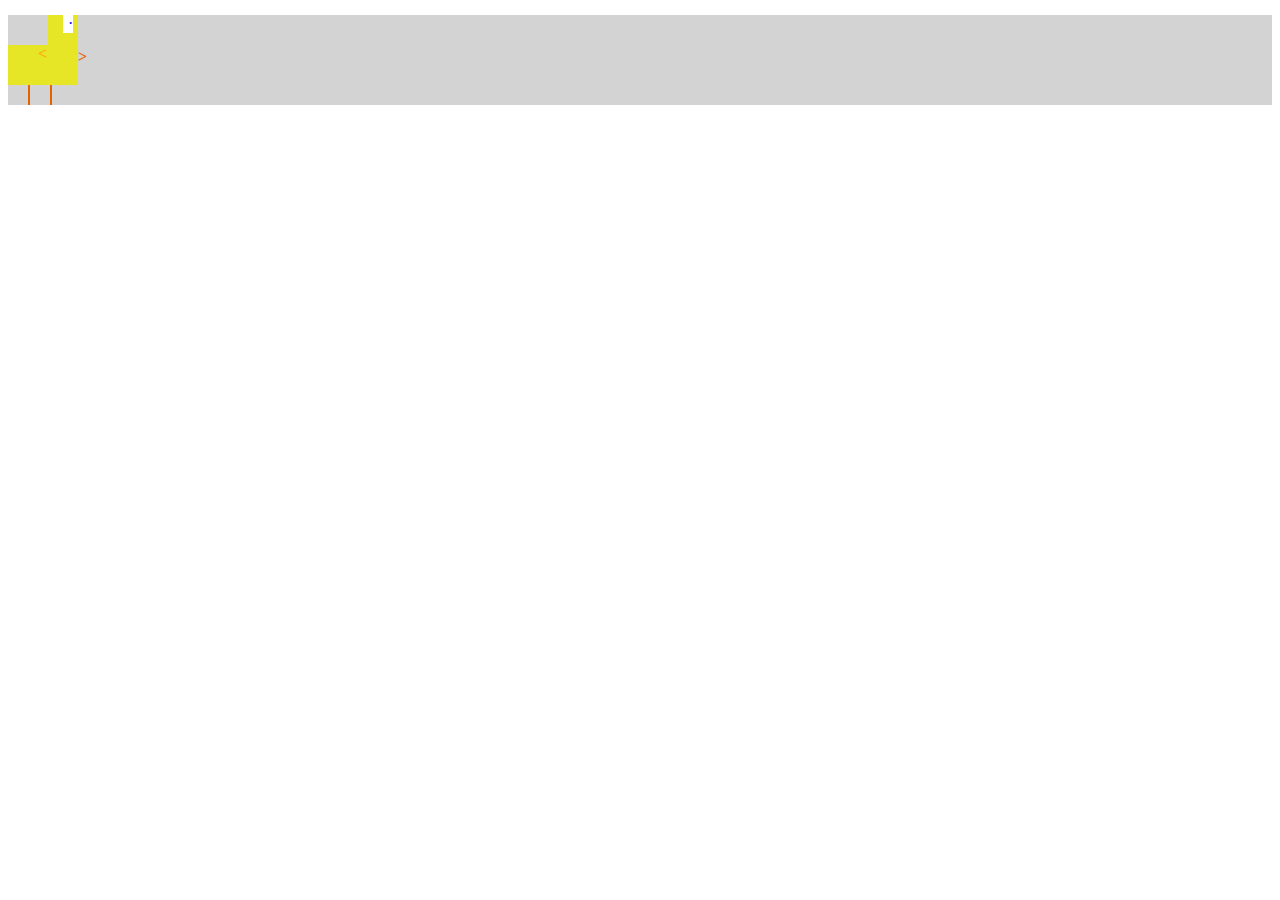
<file: cssexercise/cssexer2.html>
<!DOCTYPE html>
<html lang="en">

<head>
    <meta charset="UTF-8">
    <meta name="viewport" content="width=device-width, initial-scale=1.0">
    <title>Classes</title>
</head>

<body>
    <style type="text/css">
        .background {
        background: lightgrey;
        }
        .head {
            background: rgb(230, 230, 39);
            margin-left: 40px;
            width: 30px;
            height: 30px;
        }
        .eyeball {
        background: white;
        border-color: black;
        width: 10px;
        margin: 15px;
        }
        .pupil {
        color: blue;
        margin-left: 5px;
        }
        .beak {
            color: rgb(227, 99, 1);
            margin-left: 30px;
        }
        .body {
            background: rgb(230, 230, 39);
            width: 70px;
            height: 40px;
        }
        .wing {
            color: rgb(255, 170, 13);
            margin-left: 30px;
        }
        .drumsticks{
            display: flex;
            flex-direction: row;
        }
        .drumstick {
            background: rgb(227, 99, 1);
            height: 20px;
            width: 2px;
            margin-left: 20px;
        }
        .drumstick-right {
            background: rgb(227, 99, 1);
            height: 20px;
            width: 2px;
            margin-left: 20px;
        }
    </style>
    <div class="canvas background">
        <div class="air background"></div>
        <div class="head">
            <div class="eyeball">
                <span class="pupil">&middot;</span>
            </div>
            <div class="beak">
                <strong>&gt;</strong>
            </div>
        </div>
        <div class="body">
            <div class="wing">
                <strong>&lt;
                </strong>
            </div>
        </div>
        <div class="drumsticks">
            <div class="drumstick">
                <br />
            </div>
            <div class="drumstick drumstick-right">
                <br />
            </div>
        </div>
    </div>
</body>

</html>
</file>
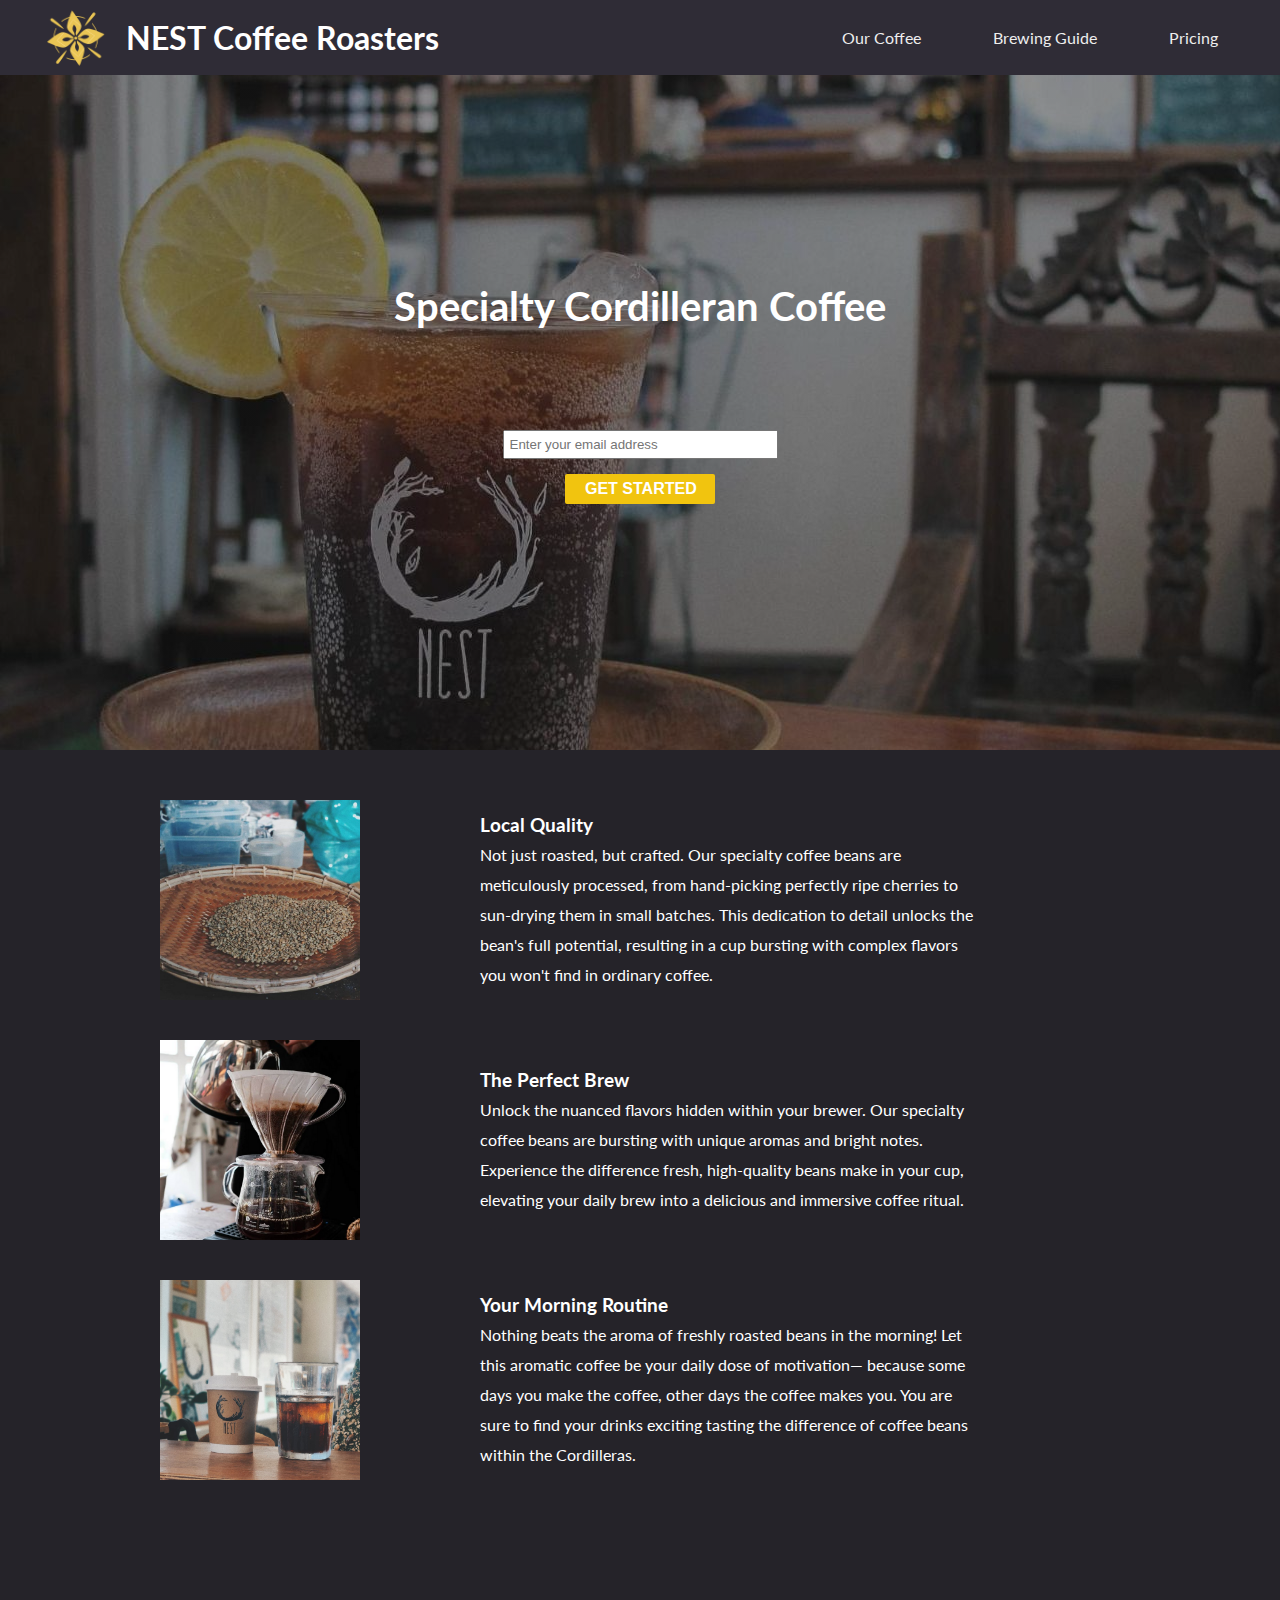
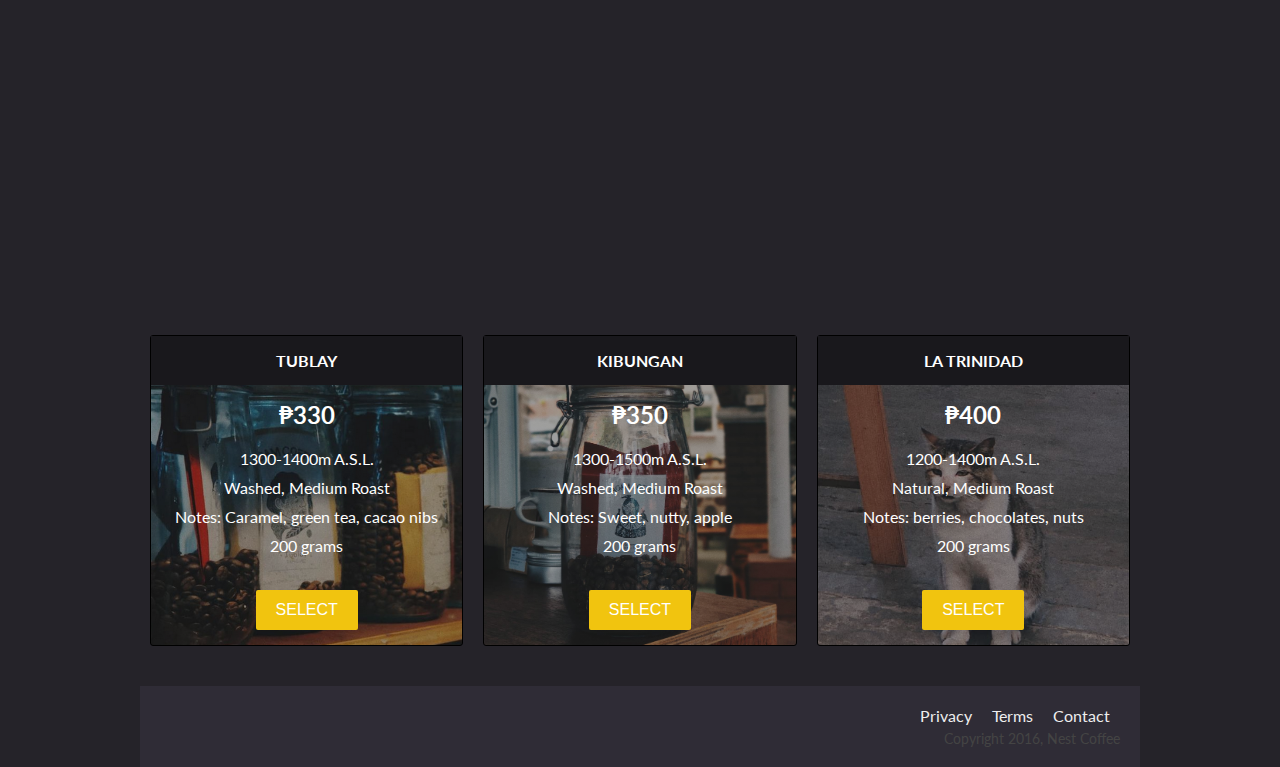
<file: productLanding/prodL.html>
<!DOCTYPE html>
<html>
  <head>
    <link rel="stylesheet" href="prodL.css" />
  </head>
  <body>
    <div id="page-wrapper">
      <header id="header">
        <div class="logo">
          <img
            id="header-img"
            src="../htmlexercise/mdi/bedoLogo.png"
            alt="bedo logo"
          />
          <h1>NEST Coffee Roasters</h1>
        </div>

        <nav id="nav-bar">
          <ul>
            <li><a class="nav-link" href="#our_coffee">Our Coffee</a></li>
            <li><a class="nav-link" href="#brewing_guide">Brewing Guide</a></li>
            <li><a class="nav-link" href="#pricing">Pricing</a></li>
          </ul>
        </nav>
      </header>

      <div class="container"></div>

      <section id="hero">
        <h2>Specialty Cordilleran Coffee</h2>
        <form id="form" action="https://youtu.be/dB_lsiZwyis?si=y1JtCAhUypDsYWqn">
          <input
            name="email"
            id="email"
            type="email"
            placeholder="Enter your email address"
            required
          />
          <input id="submit" type="submit" value="Get Started" class="btn" />
        </form>
      </section>

      <div class="container">
        <section id="our_coffee">
          <div class="feat1">
            <div class="icon1"></div>
            <div class="desc"><h3>Local Quality</h3>
              <p>
                Not just roasted, but crafted. Our specialty coffee beans are meticulously processed, 
                from hand-picking perfectly ripe cherries to sun-drying them in small batches. 
                This dedication to detail unlocks the bean's full potential, resulting in a cup bursting with 
                complex flavors you won't find in ordinary coffee.
              </p>
            </div>
          </div>
          <div class="feat2">
            <div class="icon2"></div>
            <div class="desc">
              <h3>The Perfect Brew</h3>
              <p>Unlock the nuanced flavors hidden within your brewer. Our specialty coffee beans
              are bursting with unique aromas and bright notes. Experience the difference fresh, 
              high-quality beans make in your cup, elevating your daily brew into a delicious 
              and immersive coffee ritual.</p></div>
          </div>
          <div class="feat3">
            <div class="icon3"></div>
            <div class="desc"><h3>Your Morning Routine</h3>
              <p>
                Nothing beats the aroma of freshly roasted beans in the morning! Let this aromatic 
                coffee be your daily dose of motivation— because some days you make the coffee, other days the coffee makes you.
                You are sure to find your drinks exciting tasting the difference of coffee beans within the Cordilleras.
              </p>
            </div>
          </div>
        </section>
        <section id="brewing-guide">
          <iframe width="560" height="315" src="https://www.youtube.com/embed/AI4ynXzkSQo?si=lOE5mdS6zqzAc_zk" title="YouTube video player" frameborder="0" allow="clipboard-write; encrypted-media; picture-in-picture; web-share" referrerpolicy="strict-origin-when-cross-origin" allowfullscreen></iframe>
        </section>
        <section id="pricing">
          <div class="product" id="tublay">
            <div class="level">Tublay</div>
            <h2>₱330</h2>
            <ol>
              <li>1300-1400m A.S.L.</li>
              <li>Washed, Medium Roast</li>
              <li>Notes: Caramel, green tea, cacao nibs</li>
              <li>200 grams</li>
            </ol>
            <button class="btn">Select</button>
          </div>
          <div class="product" id="kibungan">
            <div class="level">Kibungan</div>
            <h2>₱350</h2>
            <ol>
              <li>1300-1500m A.S.L.</li>
              <li>Washed, Medium Roast</li>
              <li>Notes: Sweet, nutty, apple</li>
              <li>200 grams</li>
            </ol>
            <button class="btn">Select</button>
          </div>
          <div class="product" id="laTrinidad">
            <div class="level">La Trinidad</div>
            <h2>₱400</h2>
            <ol>
              <li>1200-1400m A.S.L.</li>
              <li>Natural, Medium Roast</li>
              <li>Notes: berries, chocolates, nuts</li>
              <li>200 grams</li>
            </ol>
            <button class="btn">Select</button>
          </div>
        </section>
        <footer>
          <ul>
            <li><a href="#">Privacy</a></li>
            <li><a href="#">Terms</a></li>
            <li><a href="#">Contact</a></li>
          </ul>
          <span>Copyright 2016, Nest Coffee</span>
        </footer>
      </div>
    </div>
  </body>
</html>
</file>
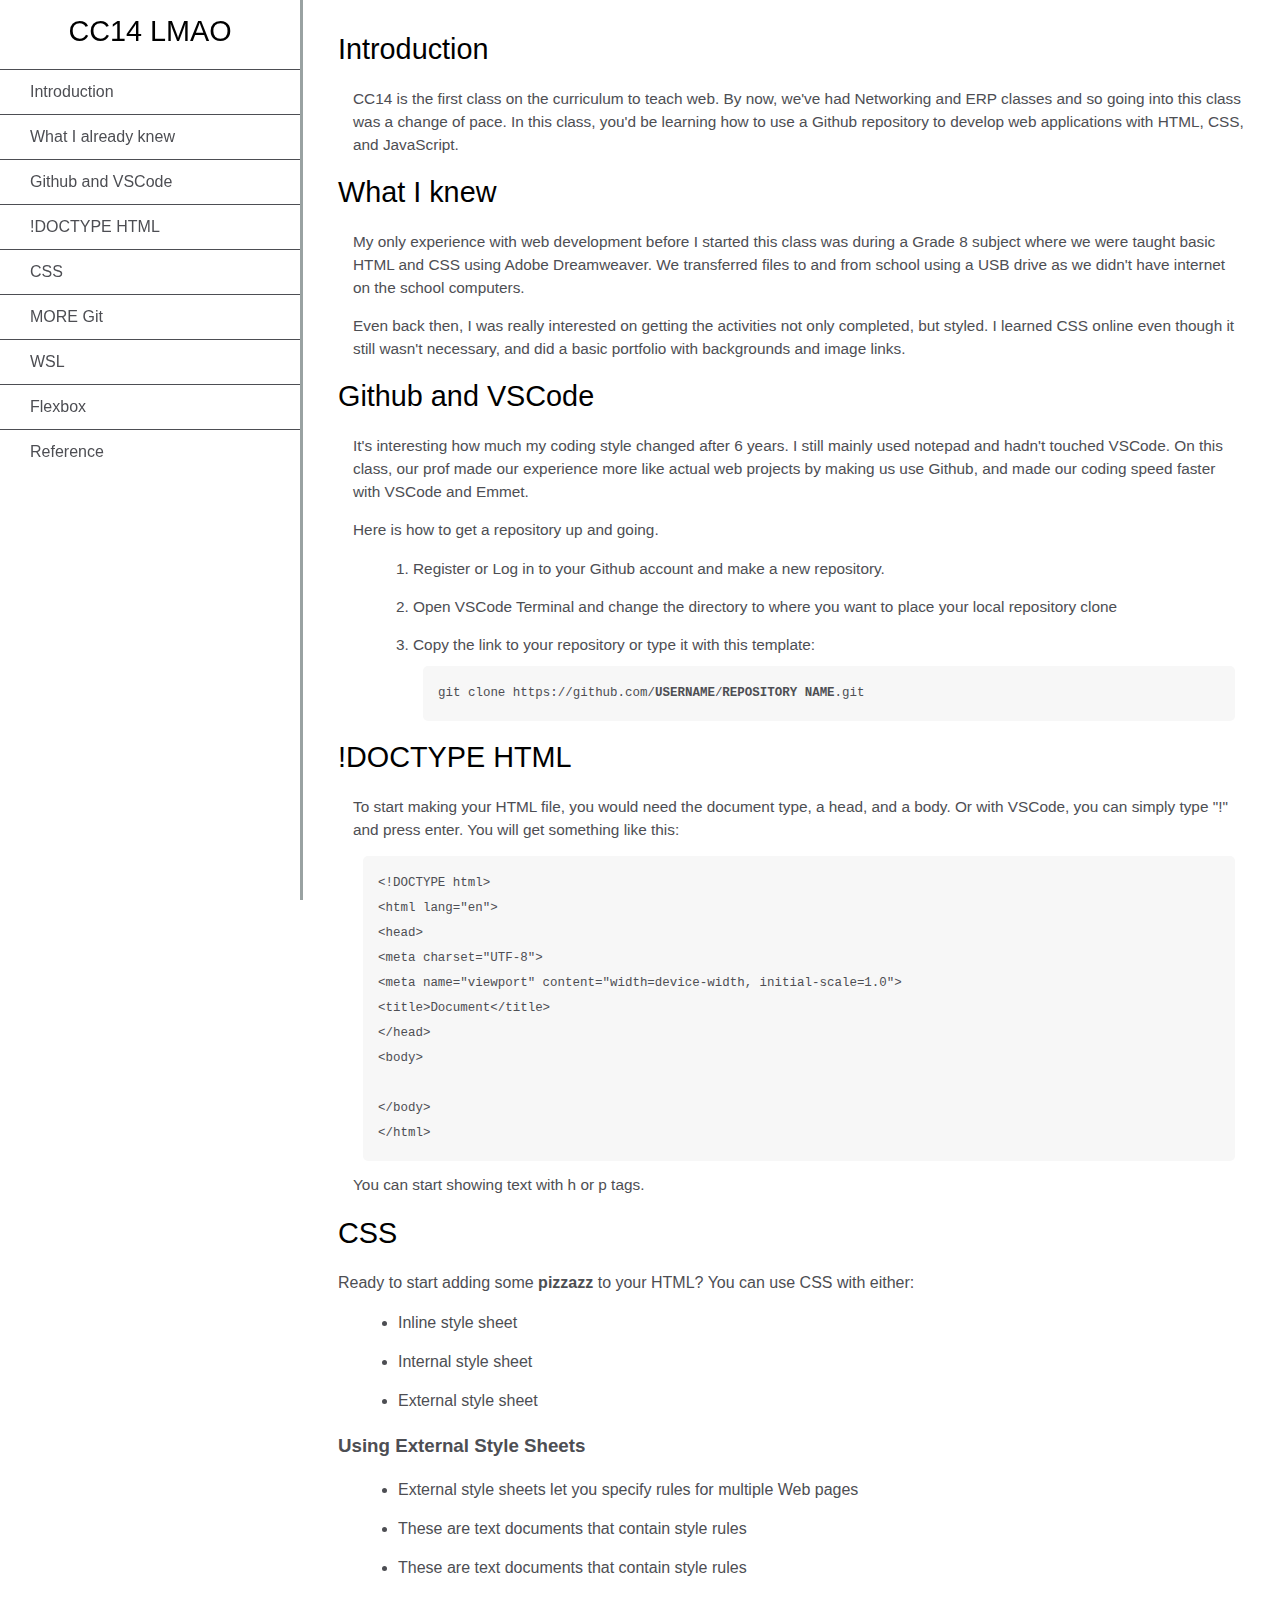
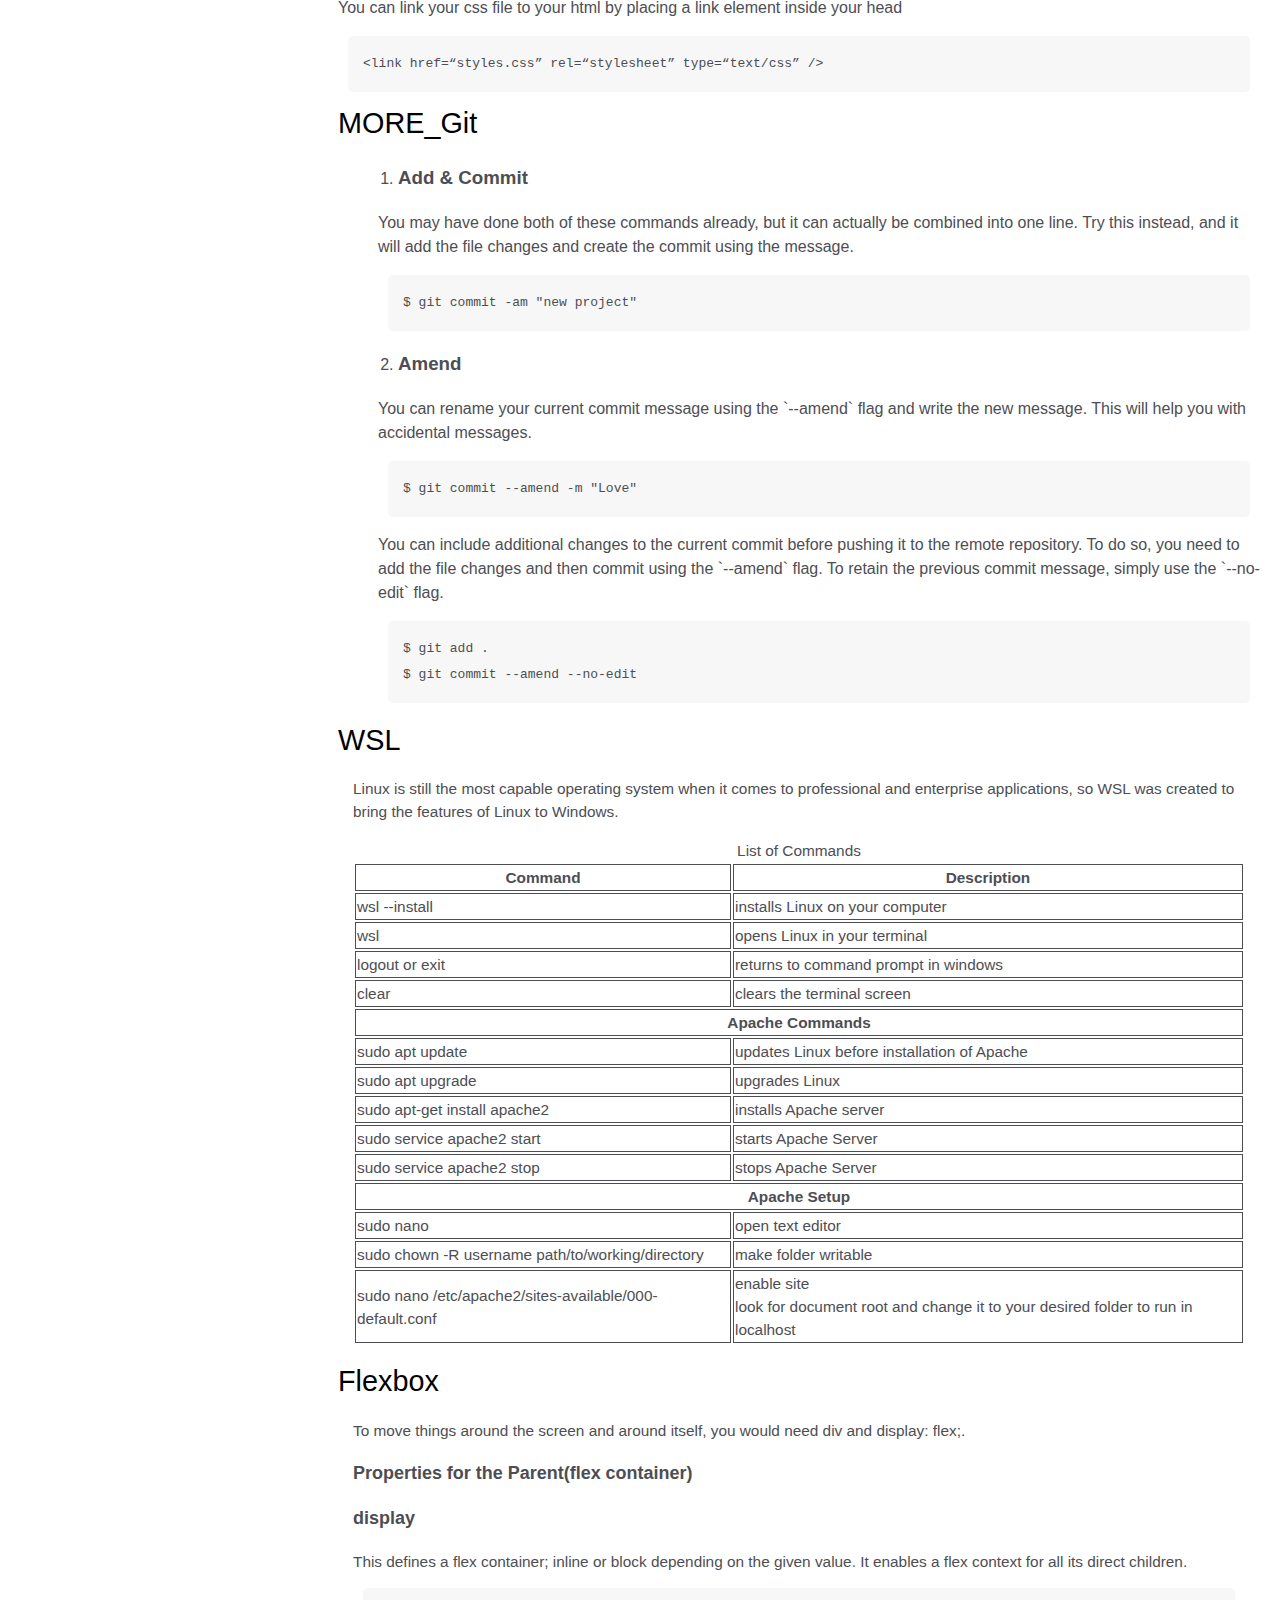
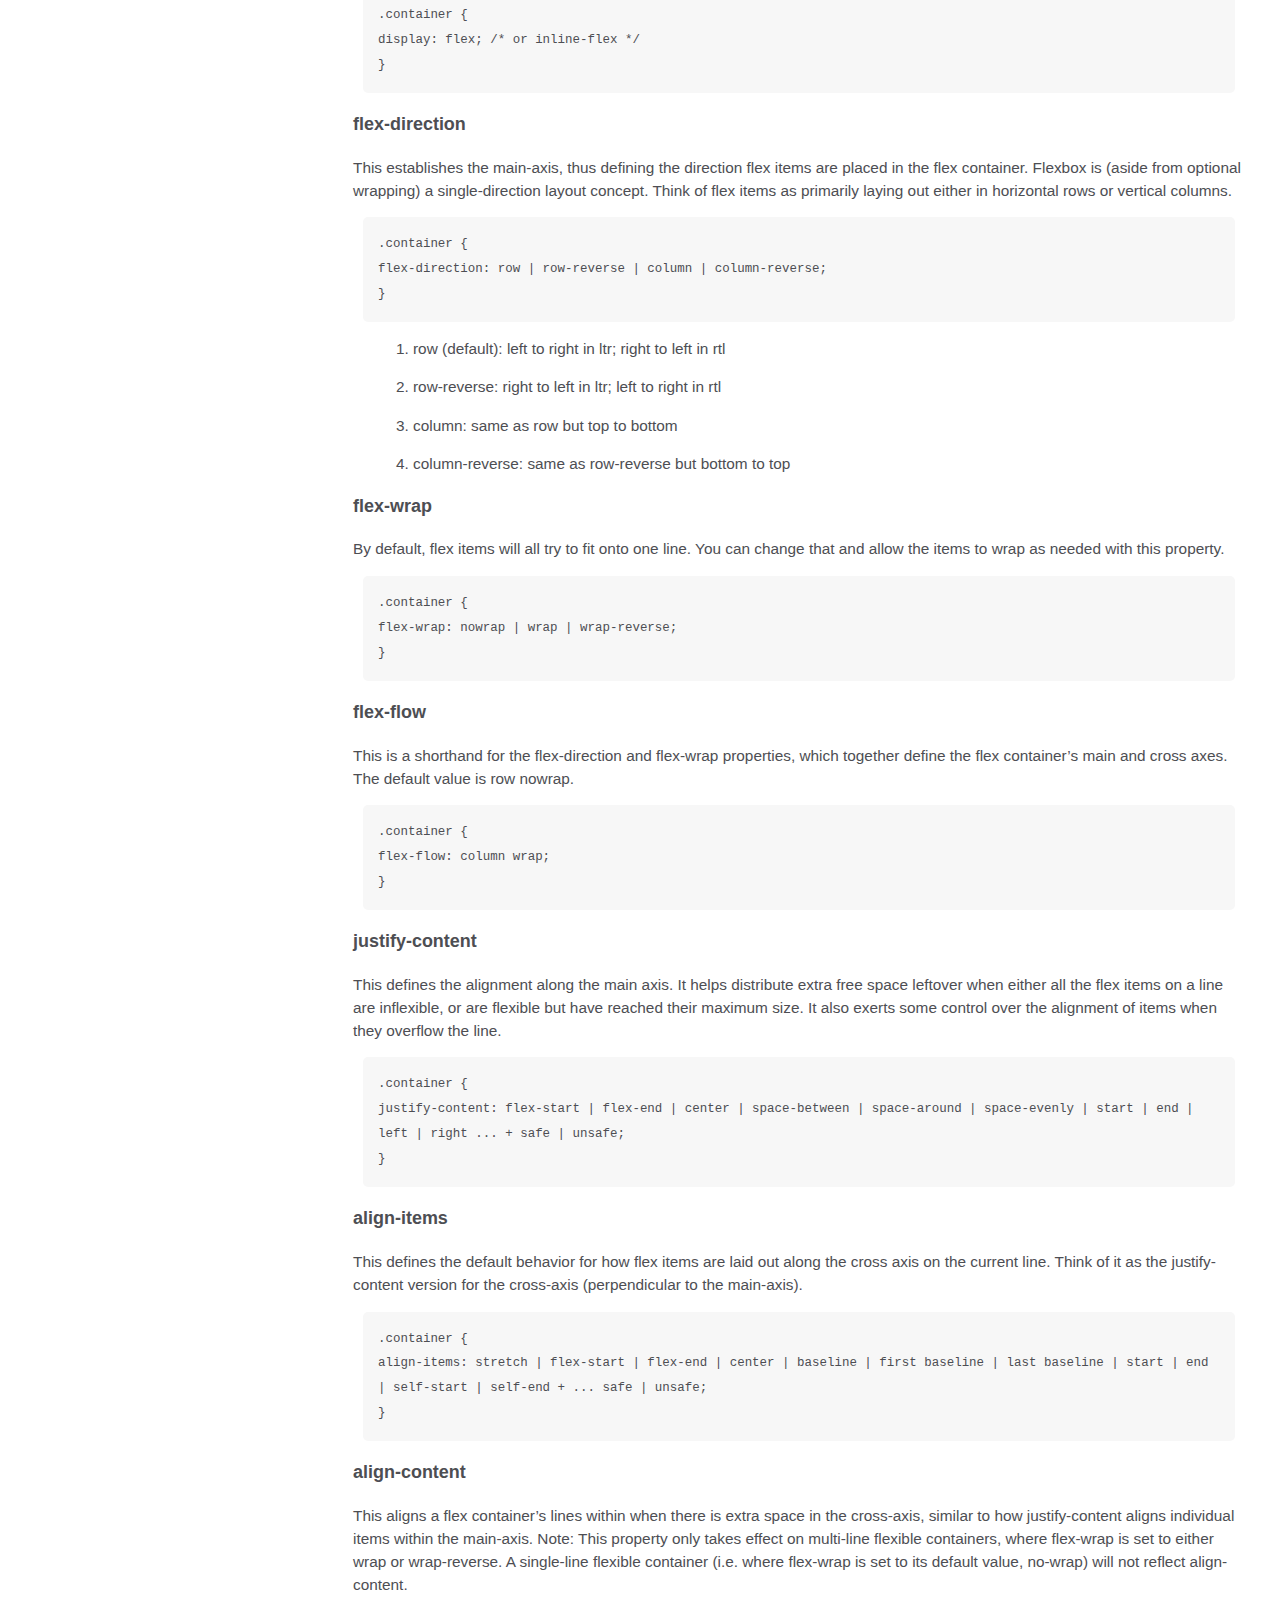
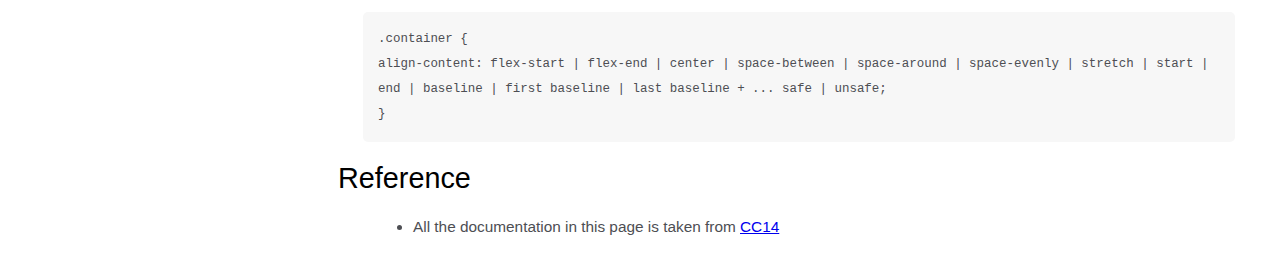
<file: technicaldocumentation/techdoc.html>
<!DOCTYPE html>
<html>

<head>
    <link rel="stylesheet" href="techdoc.css" />
</head>

<body>
    <nav id="navbar">
        <header>CC14 LMAO</header>
        <ul>
            <li><a class="nav-link" href="#Introduction">Introduction</a></li>
            <li>
                <a class="nav-link" href="#What_I_knew">What I already knew</a>
            </li>
            <li>
                <a class="nav-link" href="#Github_and_VSCode">Github and VSCode</a>
            </li>
            <li><a class="nav-link" href="#!DOCTYPE_HTML">!DOCTYPE HTML</a></li>
            <li><a class="nav-link" href="#CSS">CSS</a></li>
            <li>
                <a class="nav-link" href="#MORE_Git">MORE Git</a>
            </li>
            <li><a class="nav-link" href="#WSL">WSL</a></li>
            <li>
                <a class="nav-link" href="#Flexbox">Flexbox</a>
            </li>
            <li><a class="nav-link" href="#Reference">Reference</a></li>
        </ul>
    </nav>
    <main id="main-doc">
        <section class="main-section" id="Introduction">
            <header>Introduction</header>
            <article>
                <p>
                    CC14 is the first class on the curriculum to teach web. By now, we've had 
                    Networking and ERP classes and so going into this class was a change of pace.
                    In this class, you'd be learning how to use a Github repository to develop
                    web applications with HTML, CSS, and JavaScript. 
                </p>
            </article>
        </section>
        <section class="main-section" id="What_I_knew">
            <header>What I knew</header>
            <article>
                <p>My only experience with web development before I started this class was
                    during a Grade 8 subject where we were taught basic HTML and CSS using
                    Adobe Dreamweaver. We transferred files to and from school using a USB
                    drive as we didn't have internet on the school computers.
                </p>

                <p>
                    Even back then, I was really interested on getting the activities not
                    only completed, but styled. I learned CSS online even though it still
                    wasn't necessary, and did a basic portfolio with backgrounds and image
                    links.
                </p>
            </article>
        </section>
        <section class="main-section" id="Github_and_VSCode">
            <header>Github and VSCode</header>
            <article>
                <p>
                    It's interesting how much my coding style changed after 6 years.
                    I still mainly used notepad and hadn't touched VSCode. On this class,
                    our prof made our experience more like actual web projects by making
                    us use Github, and made our coding speed faster with VSCode and Emmet.
                </p>

                <p>
                    Here is how to get a repository up and going.
                </p>
                <ol>
                    <li>Register or Log in to your Github account and make a new repository.</li>
                    <li>Open VSCode Terminal and change the directory to where you want to place
                        your local repository clone
                    </li>
                    <li>Copy the link to your repository or type it with this template:
                        <code>git clone https://github.com/<strong>USERNAME</strong>/<strong>REPOSITORY NAME</strong>.git</code>
                    </li>
                </ol>
                </p>
            </article>
        </section>
        <section class="main-section" id="!DOCTYPE_HTML">
            <header>!DOCTYPE HTML</header>
            <article>
                <p>
                    To start making your HTML file, you would need the document type, a head, and a body.
                    Or with VSCode, you can simply type "!" and press enter. You will get something like this:
                    <pre><code>&lt;!DOCTYPE html&gt;
                    &lt;html lang="en"&gt;
                    &lt;head&gt;
                        &lt;meta charset="UTF-8"&gt;
                        &lt;meta name="viewport" content="width=device-width, initial-scale=1.0"&gt;
                        &lt;title&gt;Document&lt;/title&gt;
                    &lt;/head&gt;
                    &lt;body&gt;
                        
                    &lt;/body&gt;
                    &lt;/html&gt;
                </code></pre>
                    
                    You can start showing text with h or p tags. 
                </p>
            </article>
        </section>
        <section class="main-section" id="CSS">
            <header>CSS</header>
            <p>
                Ready to start adding some <b>pizzazz</b> to your HTML? You can use CSS with either:
                <ul>
                    <li>Inline style sheet</li>
                    <li>Internal style sheet</li>
                    <li>External style sheet</li>
                </ul>
            </p>
            <h3>Using External Style Sheets</h3>
            <ul>
                <li>External style sheets let you specify rules for multiple Web pages</li>
                <li>These are text documents that contain style rules</li>
                <li>These are text documents that contain style rules</li>
            </ul>
            <p>You can link your css file to your html by placing a link element inside your head</p>
            <code>&lt;link href=“styles.css” rel=“stylesheet” type=“text/css” /&gt;</code>
        </section>
        <section class="main-section" id="MORE_Git">
            <header>MORE_Git</header>
            <ol>
                <li><h3>Add & Commit</h3></li>
                <p>You may have done both of these commands already, but it can actually be combined into one line. Try this instead, and it will add the file changes and create the commit using the message.</p>
                <code>$ git commit -am "new project"</code>
                <li><h3>Amend</h3></li>
                <p>You can rename your current commit message using the `--amend` flag and write the new message. This will help you with accidental messages.</p>
                <code>$ git commit --amend -m "Love"</code>
                <p>You can include additional changes to the current commit before pushing it to the remote repository. To do so, you need to add the file changes and then commit using the `--amend` flag. To retain the previous commit message, simply use the `--no-edit` flag.</p>
                <code>$ git add . 
                    $ git commit --amend --no-edit</code>
            </ol>
        </section>
        <section class="main-section" id="WSL">
            <header>WSL</header>
            <article>
                <p>Linux is still the most capable operating system when it comes to professional and enterprise applications, so WSL was created to bring the features of Linux to Windows.</p>
                <table id="wslTable">
                    <caption>List of Commands</caption>
                
                    <thead>
                      <tr>
                        <th>Command</th>
                        <th>Description</th>
                      </tr>
                    </thead>
                
                    <tbody>
                      <tr>
                        <td>wsl --install</td>
                        <td>installs Linux on your computer</td>
                      </tr>
                      <tr>
                        <td>wsl</td>
                        <td>opens Linux in your terminal</td>
                      </tr>
                      <tr>
                        <td>logout or exit</td>
                        <td>returns to command prompt in windows</td>
                      </tr>
                      <tr>
                        <td>clear</td>
                        <td>clears the terminal screen</td>
                      </tr>
                
                      <tr>
                        <th colspan="2">Apache Commands</th> </tr>
                      <tr>
                        <td>sudo apt update</td>
                        <td>updates Linux before installation of Apache</td>
                      </tr>
                      <tr>
                        <td>sudo apt upgrade</td>
                        <td>upgrades Linux</td>
                      </tr>
                      <tr>
                        <td>sudo apt-get install apache2</td>
                        <td>installs Apache server</td>
                      </tr>
                      <tr>
                        <td>sudo service apache2 start</td>
                        <td>starts Apache Server</td>
                      </tr>
                      <tr>
                        <td>sudo service apache2 stop</td>
                        <td>stops Apache Server</td>
                      </tr>
                
                      <tr>
                        <th colspan="2">Apache Setup</th>
                      </tr>
                      <tr>
                        <td>sudo nano</td>
                        <td>open text editor</td>
                      </tr>
                      <tr>
                        <td>sudo chown -R username path/to/working/directory</td>
                        <td>make folder writable</td>
                      </tr>
                      <tr>
                        <td>sudo nano /etc/apache2/sites-available/000-default.conf</td>
                        <td>enable site<br>look for document root and change it to your desired folder to run in localhost</td>
                      </tr>
                    </tbody>
                  </table>
            </article>
        </section>
        <section class="main-section" id="Flexbox">
            <header>Flexbox</header>
            <article>
                <p>
                    To move things around the screen and around itself, you would need div and display: flex;.
                </p>
                <h3>Properties for the Parent(flex container)<h3>
                <h3>display</h3>
                <p>
                    This defines a flex container; inline or block depending on the given value. It enables a flex context for all its direct children.
                </p>
                <code>.container {
                    display: flex; /* or inline-flex */
                  }</code>
                <h3>flex-direction</h3>
                <p>
                    This establishes the main-axis, thus defining the direction flex items are placed in the flex container. Flexbox is (aside from optional wrapping) a single-direction layout concept. Think of flex items as primarily laying out either in horizontal rows or vertical columns.
                </p>
                <code>.container {
                    flex-direction: row | row-reverse | column | column-reverse;
                  }</code>
                  <ol>
                    <li>row (default): left to right in ltr; right to left in rtl</li>
                    <li>row-reverse: right to left in ltr; left to right in rtl</li>
                    <li>column: same as row but top to bottom</li>
                    <li>column-reverse: same as row-reverse but bottom to top</li>
                  </ol>
                <h3>flex-wrap</h3>
                <p>
                    By default, flex items will all try to fit onto one line. You can change that and allow the items to wrap as needed with this property.
                </p>
                <code>.container {
                    flex-wrap: nowrap | wrap | wrap-reverse;
                  }</code>
                <h3>flex-flow</h3>
                <p>
                    This is a shorthand for the flex-direction and flex-wrap properties, which together define the flex container’s main and cross axes. The default value is row nowrap.
                </p>
                <code>.container {
                    flex-flow: column wrap;
                  }</code>
                <h3>justify-content</h3>
                <p>
                    This defines the alignment along the main axis. It helps distribute extra free space leftover when either all the flex items on a line are inflexible, or are flexible but have reached their maximum size. It also exerts some control over the alignment of items when they overflow the line.
                </p>
                <code>.container {
                    justify-content: flex-start | flex-end | center | space-between | space-around | space-evenly | start | end | left | right ... + safe | unsafe;
                  }</code>
                <h3>align-items</h3>
                <p>
                    This defines the default behavior for how flex items are laid out along the cross axis on the current line. Think of it as the justify-content version for the cross-axis (perpendicular to the main-axis).
                </p>
                <code>.container {
                    align-items: stretch | flex-start | flex-end | center | baseline | first baseline | last baseline | start | end | self-start | self-end + ... safe | unsafe;
                  }</code>
                <h3>align-content</h3>
                <p>
                    This aligns a flex container’s lines within when there is extra space in the cross-axis, similar to how justify-content aligns individual items within the main-axis. Note: This property only takes effect on multi-line flexible containers, where flex-wrap is set to either wrap or wrap-reverse. A single-line flexible container (i.e. where flex-wrap is set to its default value, no-wrap) will not reflect align-content.
                </p>
                <code>.container {
                    align-content: flex-start | flex-end | center | space-between | space-around | space-evenly | stretch | start | end | baseline | first baseline | last baseline + ... safe | unsafe;
                  }</code>
            </article>
        </section>
        <section class="main-section" id="Reference">
            <header>Reference</header>
            <article>
                <ul>
                    <li>
                        All the documentation in this page is taken from
                        <a href="https://primusr.notion.site/Web-Application-Development-c213cf6dbd834f6f8bcc2d02746209db" target="_blank">CC14</a>
                    </li>
                </ul>
            </article>
        </section>
    </main>
</body>

</html>
</file>
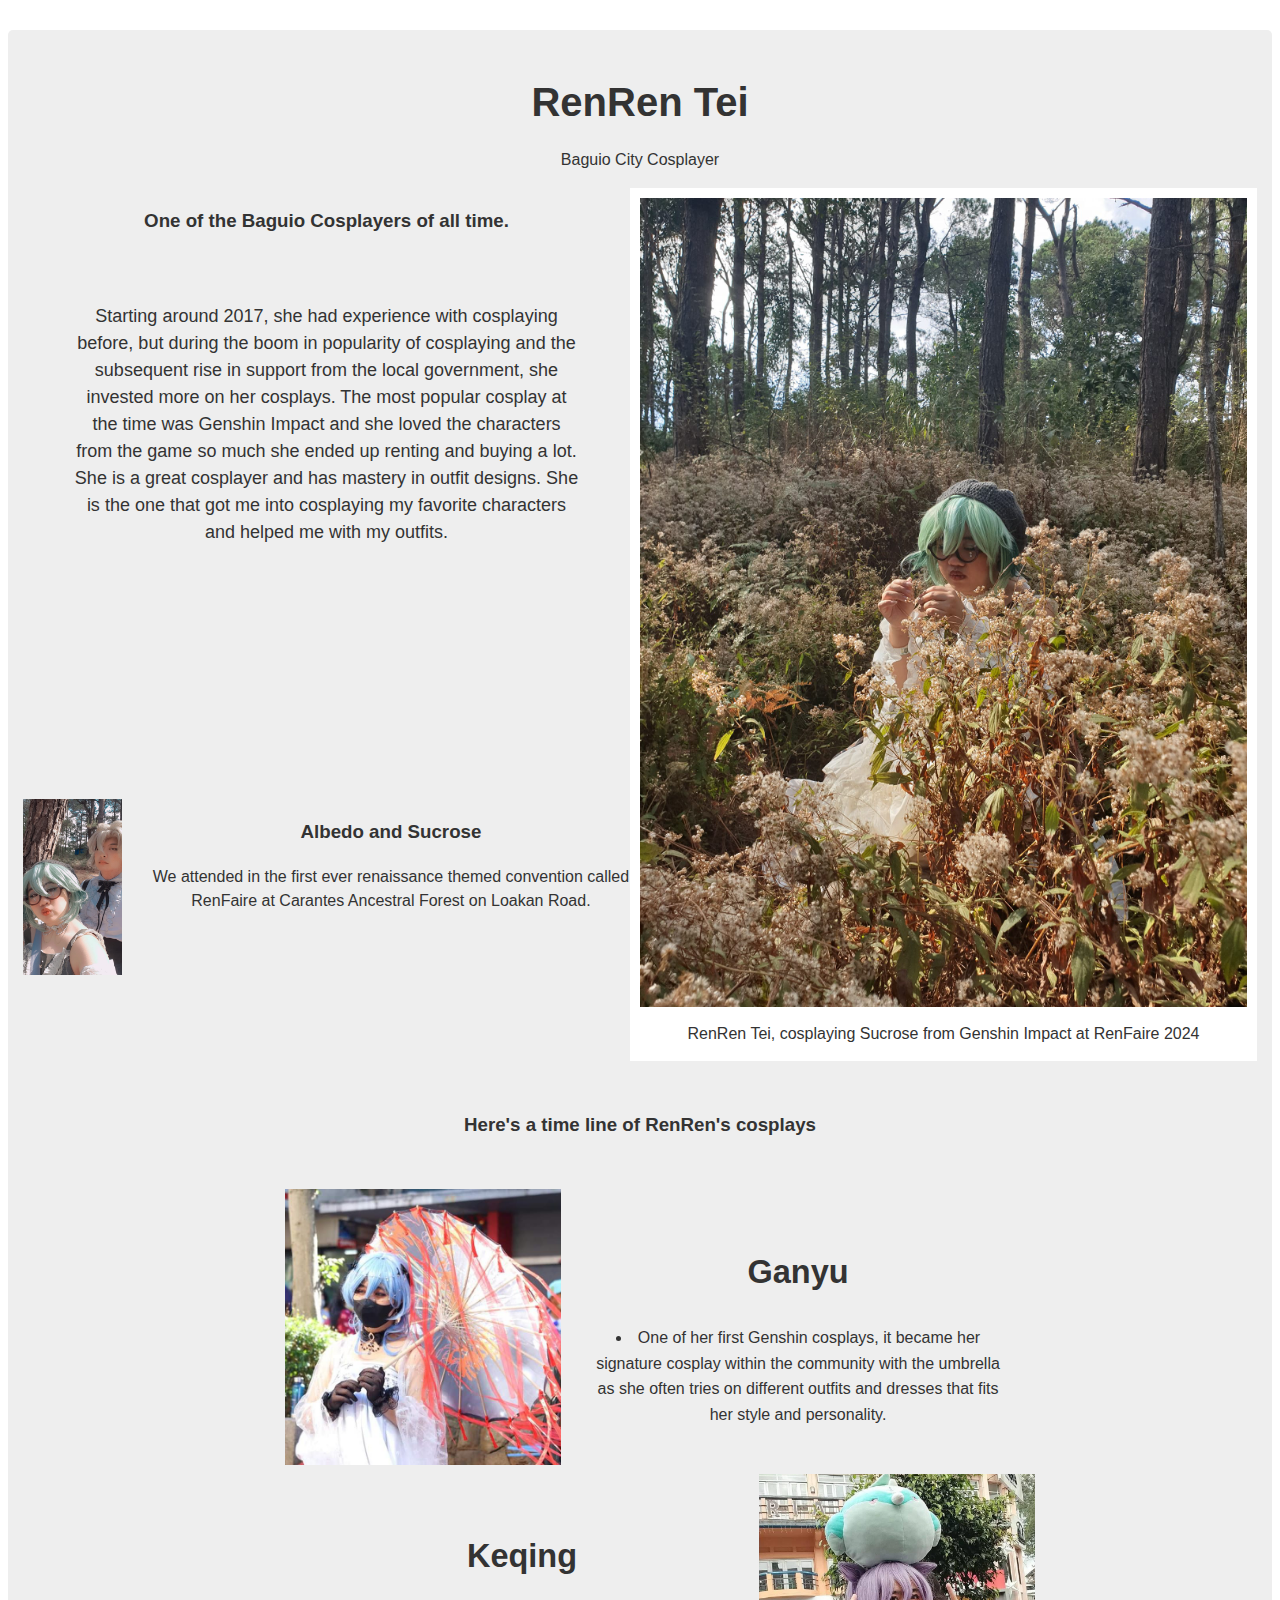
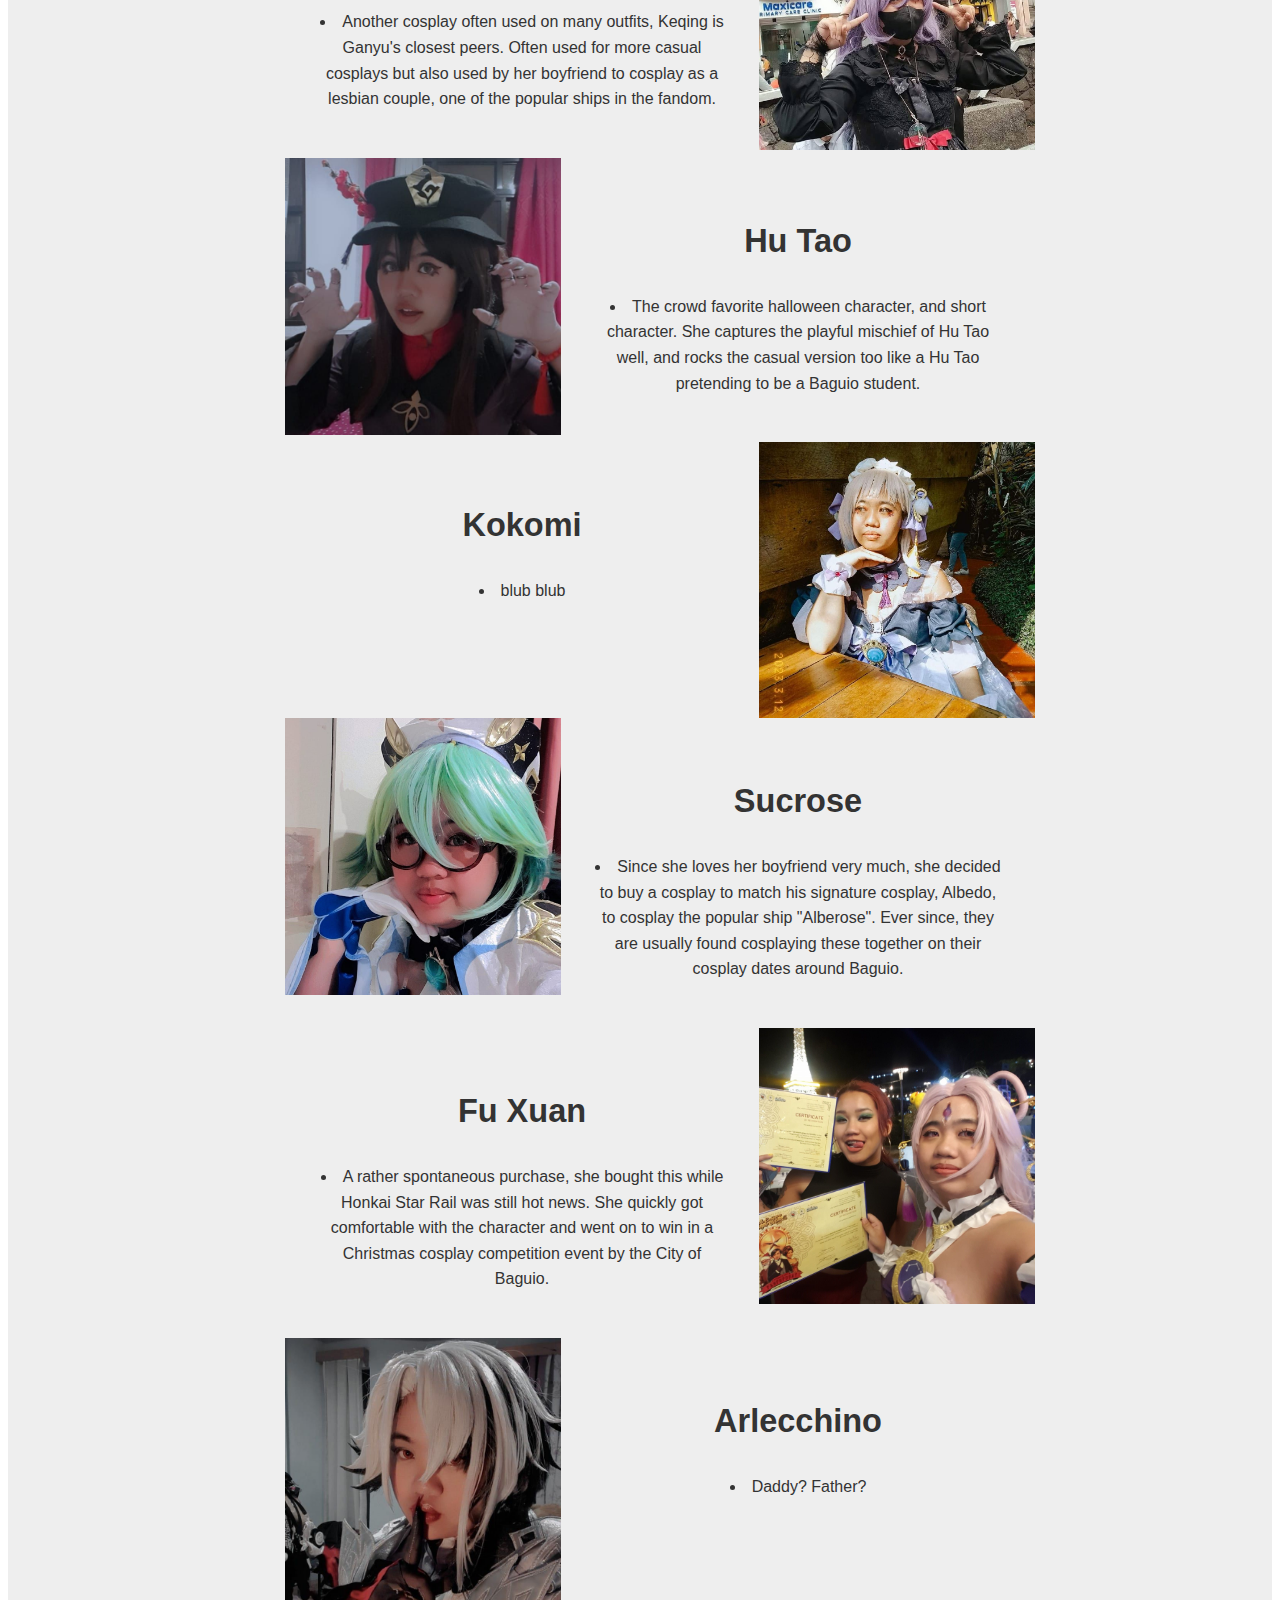
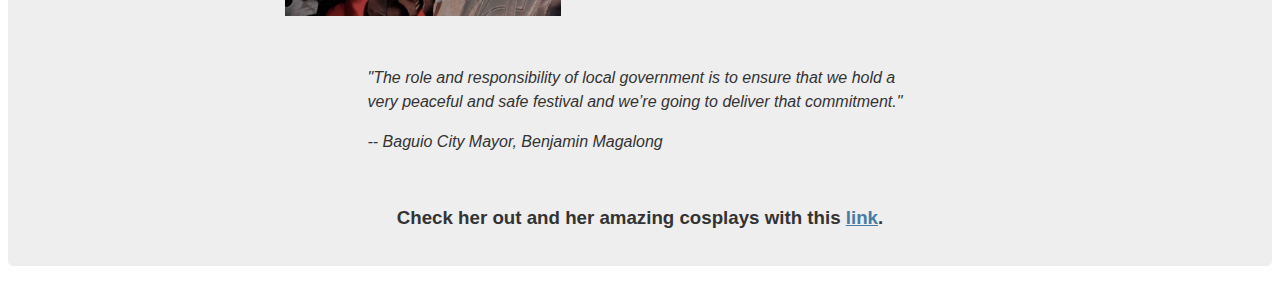
<file: tributePage/tribP.html>
<!DOCTYPE html>
<html>

<head>
  <link rel="stylesheet" href="tribP.css">
</head>

<body>
  <main id="main">
    <h1 id="title">RenRen Tei</h1>
    <p>Baguio City Cosplayer</p>
    <div class="top">
      <div class="top-left">
        <div class="description">
          <h3>One of the Baguio Cosplayers of all time.</h3>
          <p>Starting around 2017, she had experience with cosplaying before, but during the boom in popularity of cosplaying and the subsequent rise in support from the local government, she invested more on her cosplays. The most popular cosplay at the time was Genshin Impact and she loved the characters from the game so much she ended up renting and buying a lot. She is a great cosplayer and has mastery in outfit designs. She is the one that got me into cosplaying my favorite characters and helped me with my outfits.</p>
        </div>
        <div class="us">
          <figure id="us-img"><img id="image" src="cos8.jpg" alt=""></figure>
          <div class="us-desc"><h3>Albedo and Sucrose</h3>
          <p>We attended in the first ever renaissance themed convention called RenFaire at Carantes Ancestral Forest on Loakan Road.</p></div>
        </div>
      </div>
      <figure id="img-div">
        <img id="image" src="renren.jpg" alt="Renren Tei sitting on Carantes Ancestral Forest on RenFaire 2024" />
        <figcaption id="img-caption">
          RenRen Tei, cosplaying Sucrose from Genshin Impact at RenFaire 2024
        </figcaption>
      </figure>
    </div>
    <section id="tribute-info">
      <h3 id="headline">Here's a time line of RenRen's cosplays</h3>
      <ul>
        <div class="cos1">
          <div class="cosImg1"><img src="cos1.jpg" alt="Ganyu on her dress and umbrella"></div>
          <div class="cosLi1">
            <h2>Ganyu</h2>
            <li>
              One of her first Genshin cosplays, it became her signature cosplay within the community with the umbrella
              as she often tries on different outfits and dresses that fits her style and personality.
            </li>
          </div>
        </div>
        <div class="cos2">
          <div class="cosImg2"><img src="cos2.jpg" alt="Keqing with a xiao birb on her head"></div>
          <div class="cosLi2">
            <h2>Keqing</h2>
            <li>
              Another cosplay often used on many outfits, Keqing is Ganyu's closest peers. Often used for
              more casual cosplays but also used by her boyfriend to cosplay as a lesbian couple, one of the popular
              ships in the fandom.
            </li>
          </div>
        </div>
        <div class="cos3">
          <div class="cosImg3"><img src="cos3.jpg" alt="Hu Tao with her signature pose"></div>
          <div class="cosLi3">
            <h2>
              Hu Tao
            </h2>
            <li>
              The crowd favorite halloween character, and short character. She captures the playful mischief of Hu Tao well,
              and rocks the casual version too like a Hu Tao pretending to be a Baguio student.
            </li>
          </div>
        </div>
        <div class="cos4">
          <div class="cosImg4"><img src="cos4.jpg" alt=""></div>
          <div class="cosLi4">
            <h2>Kokomi</h2>
            <li>
              blub blub
            </li>
          </div>
        </div>
        <div class="cos5">
          <div class="cosImg5"><img src="cos5.jpg" alt=""></div>
          <div class="cosLi5">
            <h2>Sucrose</h2>
            <li>
              Since she loves her boyfriend very much, she decided to buy a cosplay to match his signature cosplay, Albedo,
              to cosplay the popular ship "Alberose". Ever since, they are usually found cosplaying these together on their
              cosplay dates around Baguio.
            </li>
          </div>
        </div>
        <div class="cos6">
          <div class="cosImg6"><img src="cos6.jpg" alt=""></div>
          <div class="cosLi6">
            <h2>Fu Xuan</h2>
            <li>
              A rather spontaneous purchase, she bought this while Honkai Star Rail was still hot news. She quickly got
              comfortable with the character and went on to win in a Christmas cosplay competition event by
              the City of Baguio.
            </li>
          </div>
        </div>
        <div class="cos7">
          <div class="cosImg7"><img src="cos7.jpg" alt=""></div>
          <div class="cosLi7">
            <h2>Arlecchino</h2>
            <li>
              Daddy? Father?
            </li>
          </div>
        </div>
      </ul>
      <blockquote
        cite="https://www.facebook.com/photo.php?fbid=920115842811726&id=100044399560402&set=a.404645651025417">
        <p>
          "The role and responsibility of local government is to ensure that we hold a very peaceful and safe festival and we’re going to deliver that commitment."
        </p>
        <cite>-- Baguio City Mayor, Benjamin Magalong</cite>
      </blockquote>
      <h3>
        Check her out and her amazing cosplays with this 
        <a id="tribute-link" href="https://youtu.be/dQw4w9WgXcQ?si=IfDcZ1If0paygLBt" target="_blank">link</a>.
      </h3>
    </section>
  </main>
</body>

</html>
</file>
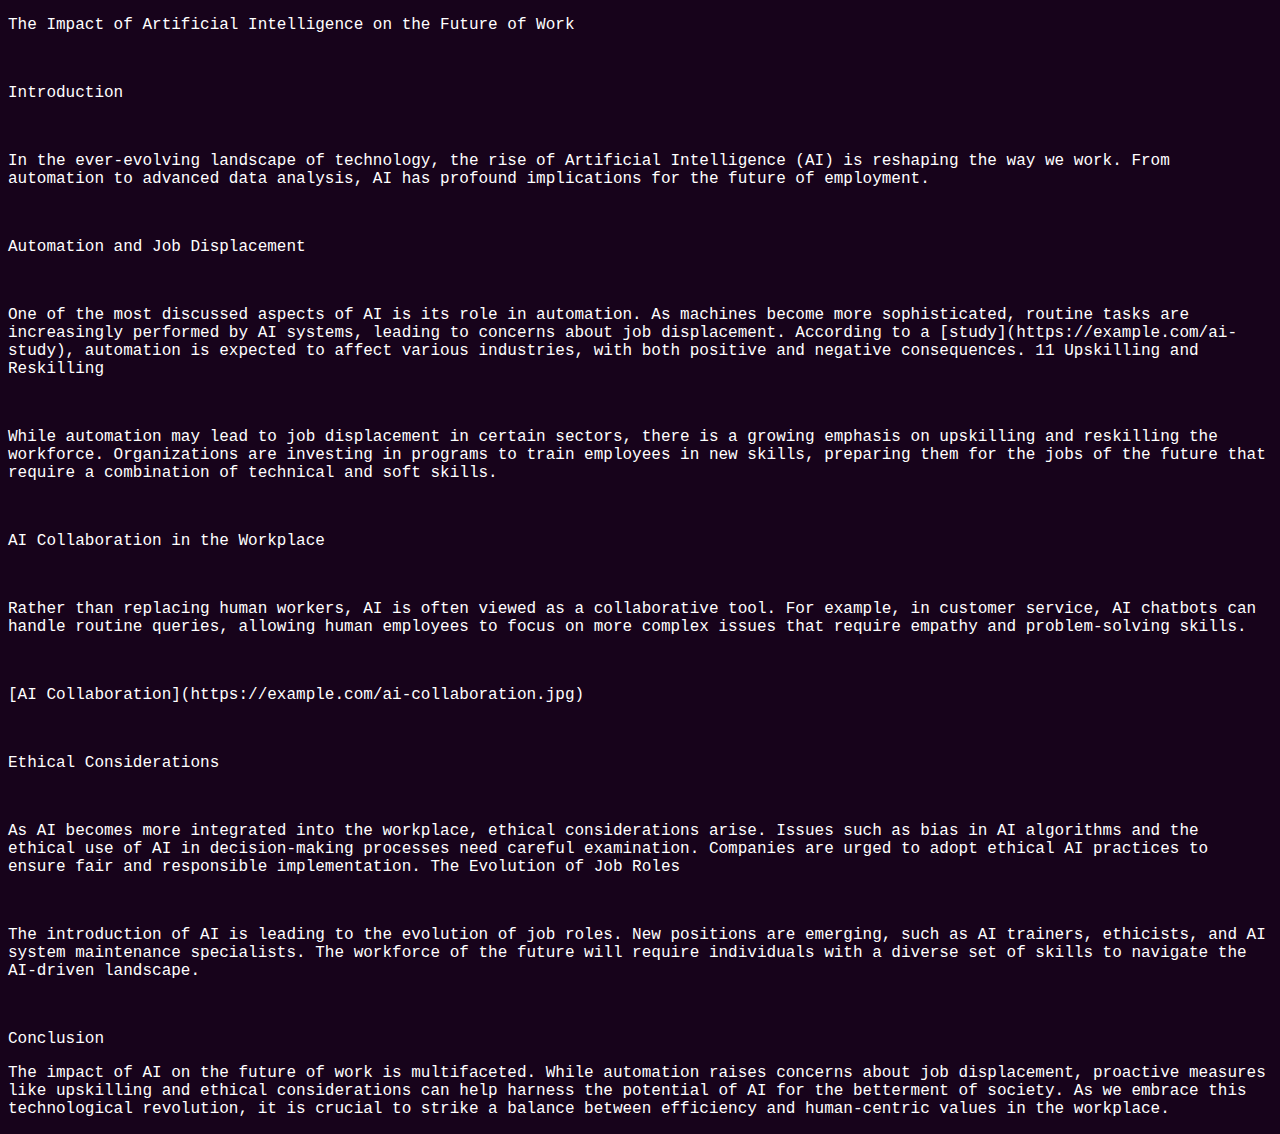
<file: typing exercise/ai.html>
<!DOCTYPE html>
<html lang="en">
<head>
    <meta charset="UTF-8">
    <meta http-equiv="X-UA-Compatible" content="IE=edge">
    <meta name="viewport" content="width=device-width, initial-scale=1.0">
    <title>Document</title>
    <style>
        html{
            background-color: rgb(23, 3, 27);
            font-family: 'Courier New', monospace; 
        }
        p, li{
            color: white;
}
    </style>
</head>
<body>
    <p>The Impact of Artificial Intelligence on the Future of Work</p>
    <br>
    <p>Introduction</p>
    <br>
    <p>In the ever-evolving landscape of technology, the rise of Artificial Intelligence (AI) is reshaping the way we work. From automation to advanced data analysis, AI has profound implications for the future of employment.</p>
    <br>
    <p>Automation and Job Displacement</p>
    <br>
    <p>One of the most discussed aspects of AI is its role in automation. As machines become more sophisticated, routine tasks are increasingly performed by AI systems, leading to concerns about job displacement. According to a [study](https://example.com/ai-study), automation is expected to affect various industries, with both positive and negative consequences. 11 Upskilling and Reskilling</p>
    <br>
    <p>While automation may lead to job displacement in certain sectors, there is a growing emphasis on upskilling and reskilling the workforce. Organizations are investing in programs to train employees in new skills, preparing them for the jobs of the future that require a combination of technical and soft skills.</p>
    <br>
    <p>AI Collaboration in the Workplace</p>
    <br>
    <p>Rather than replacing human workers, AI is often viewed as a collaborative tool. For example, in customer service, AI chatbots can handle routine queries, allowing human employees to focus on more complex issues that require empathy and problem-solving skills.</p>
    <br>
    <p>[AI Collaboration](https://example.com/ai-collaboration.jpg)</p>
    <br>
    <p>Ethical Considerations</p>
    <br>
    <p>As AI becomes more integrated into the workplace, ethical considerations arise. Issues such as bias in AI algorithms and the ethical use of AI in decision-making processes need careful examination. Companies are urged to adopt ethical AI practices to ensure fair and responsible implementation. The Evolution of Job Roles</p>
    <br>
    <p>The introduction of AI is leading to the evolution of job roles. New positions are emerging, such as AI trainers, ethicists, and AI system maintenance specialists. The workforce of the future will require individuals with a diverse set of skills to navigate the AI-driven landscape.</p>
    <br>
    <p>Conclusion</p>
    <p>The impact of AI on the future of work is multifaceted. While automation raises concerns about job displacement, proactive measures like upskilling and ethical considerations can help harness the potential of AI for the betterment of society. As we embrace this technological revolution, it is crucial to strike a balance between efficiency and human-centric values in the workplace.</p>
</body>
</html>
</file>
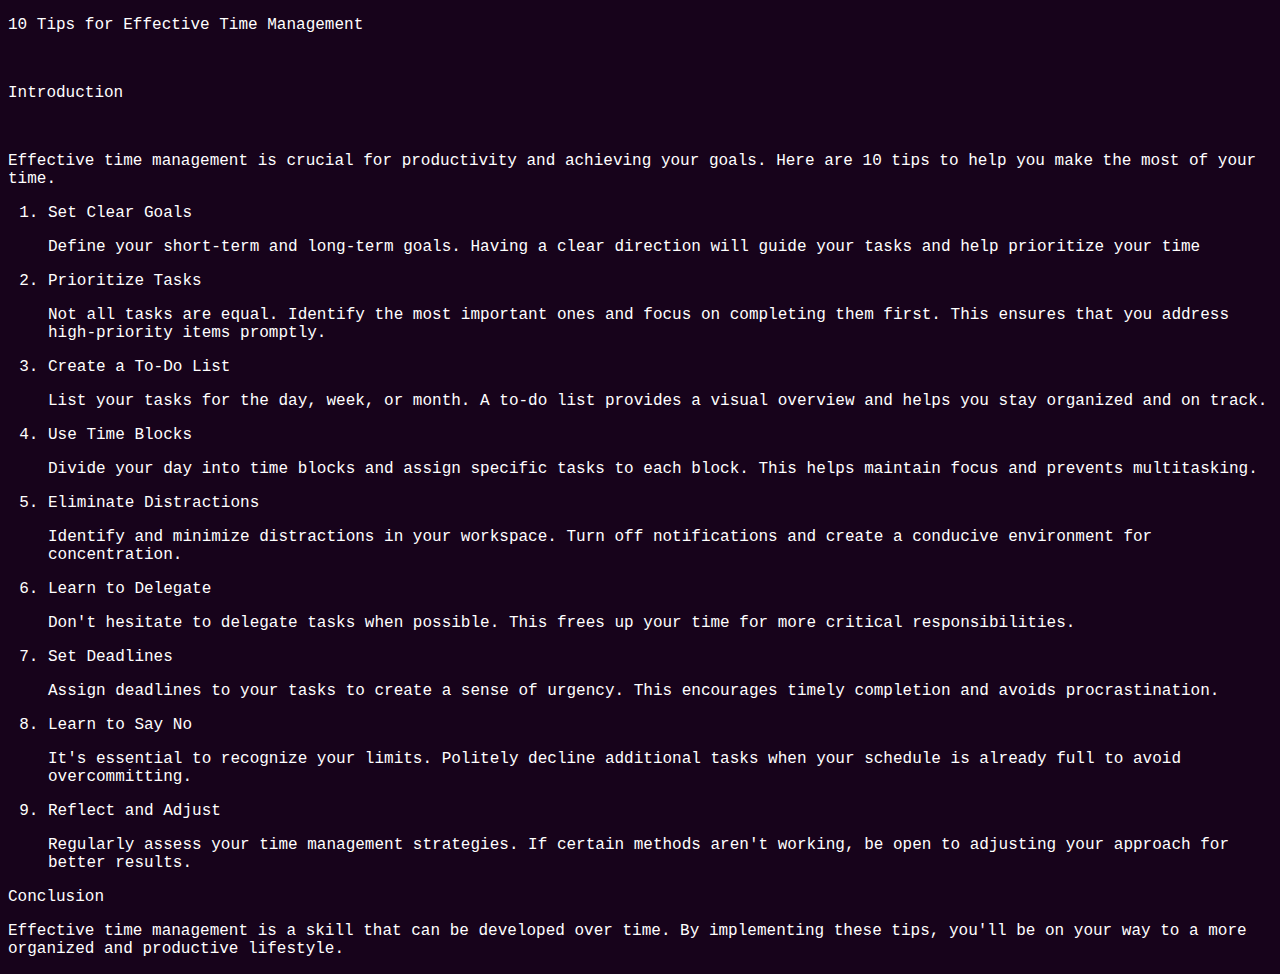
<file: typing exercise/timemgmt.html>
<!DOCTYPE html>
<html lang="en">
<head>
    <meta charset="UTF-8">
    <meta http-equiv="X-UA-Compatible" content="IE=edge">
    <meta name="viewport" content="width=device-width, initial-scale=1.0">    
    <title>Time Management</title>
    <style>
        html{
            background-color: rgb(23, 3, 27);
            font-family: 'Courier New', monospace; 
}
        p, li{
            color: white;
        }
    </style>
</head>
<body>
    <p>10 Tips for Effective Time Management</p>
    <br>
    <p>Introduction</p>
    <br>
    <p>Effective time management is crucial for productivity and achieving your goals. Here are 10 tips to help you make the most of your time.</p>
    <ol>
        <li>Set Clear Goals</li>
        <p>Define your short-term and long-term goals. Having a clear direction will guide your tasks and help prioritize your time</p>
        <li>Prioritize Tasks</li>
        <p>Not all tasks are equal. Identify the most important ones and focus on completing them first. This ensures that you address high-priority items promptly.</p>
        <li>Create a To-Do List</li>
        <p>List your tasks for the day, week, or month. A to-do list provides a visual overview and helps you stay organized and on track.</p>
        <li>Use Time Blocks</li>
        <p>Divide your day into time blocks and assign specific tasks to each block. This helps maintain focus and prevents multitasking.</p>
        <li>Eliminate Distractions</li>
        <p>Identify and minimize distractions in your workspace. Turn off notifications and create a conducive environment for concentration.</p>
        <li>Learn to Delegate</li>
        <p>Don't hesitate to delegate tasks when possible. This frees up your time for more critical responsibilities.</p>
        <li>Set Deadlines</li>
        <p>Assign deadlines to your tasks to create a sense of urgency. This encourages timely completion and avoids procrastination.</p>
        <li>Learn to Say No</li>
        <p>It's essential to recognize your limits. Politely decline additional tasks when your schedule is already full to avoid overcommitting.</p>
        <li>Reflect and Adjust</li>
        <p>Regularly assess your time management strategies. If certain methods aren't working, be open to adjusting your approach for better results.</p>
    </ol> 
    <p>Conclusion</p>
    <p>Effective time management is a skill that can be developed over time. By implementing these tips, you'll be on your way to a more organized and productive lifestyle.</p>
</body>
</html>
</file>
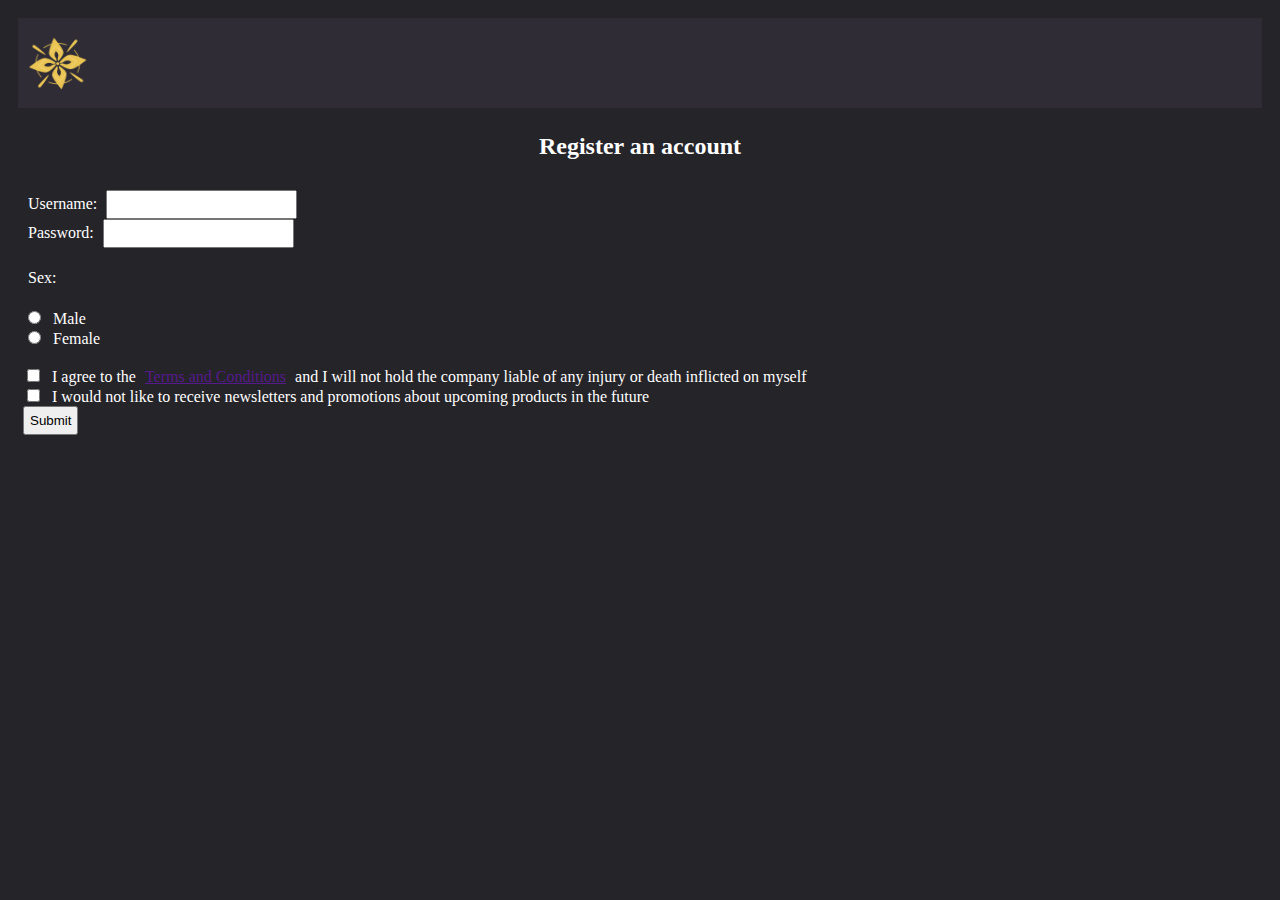
<file: htmlexercise/pgs/form.html>
<!DOCTYPE html>
<html lang="en">
    <head>
        <title>CC14 HTML exer forms</title>
        <style>
            *{
                padding: 5px;
            }
            html{
            background-color: rgb(37, 36, 41);
            font-family: 'OCR A Std';
            }
            h1, h2, h3, h4, p, label{
                color: white;
                text-align: center;
                list-style-position: inside;
            }
            header {
                display: flex;
                background-color: #2f2c36;
            }
        </style>
    </head>
    <body>
        <header>
            <img class="logo" src="../mdi/bedoLogo.png" alt="Albedo Logo" width="60" height="70">
        </header>
        <h2>Register an account</h2>
        <form action="htmlexercise.html">
            <label for="uname">Username:</label>
            <input type="text" id="uname" name="uname" required><br>
            <label for="passw">Password:</label>
            <input type="text" id="passw" name="passw" minlength="8"><br>
            <p style="text-align: left;">Sex:</p>
            <input type="radio" id="msx" name="sex">
            <label for="msx">Male</label><br>
            <input type="radio" id="fsx" name="sex">
            <label for="fsx">Female</label><br><br>
            <input type="checkbox" id="tnc" name="tnc" required>
            <label for="tnc">I agree to the <a href="">Terms and Conditions</a> and I will not hold the company liable of any injury or death inflicted on myself</label><br>
            <input type="checkbox" id="nlt" name="nlt">
            <label for="nlt">I would not like to receive newsletters and promotions about upcoming products in the future</label><br>
            <input type="submit" value="Submit">
        </form>
    </body>
</html>
</file>
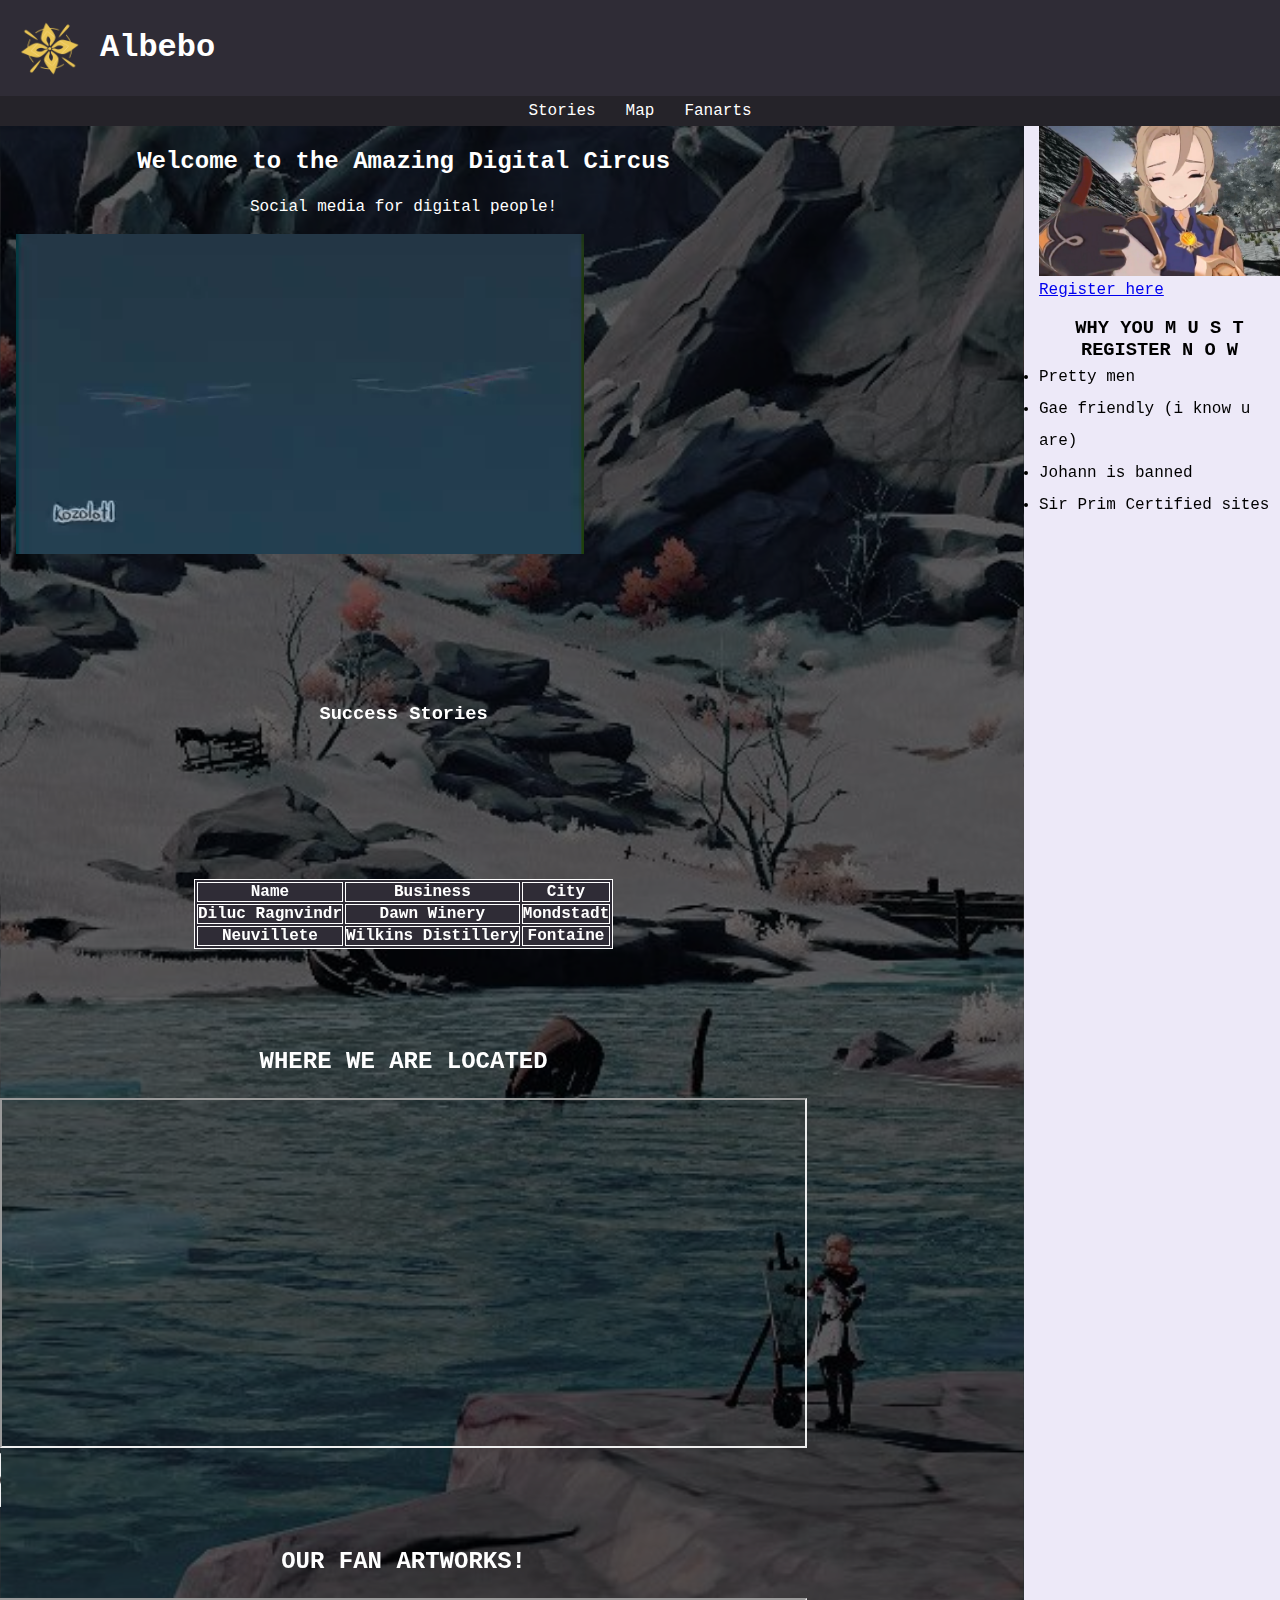
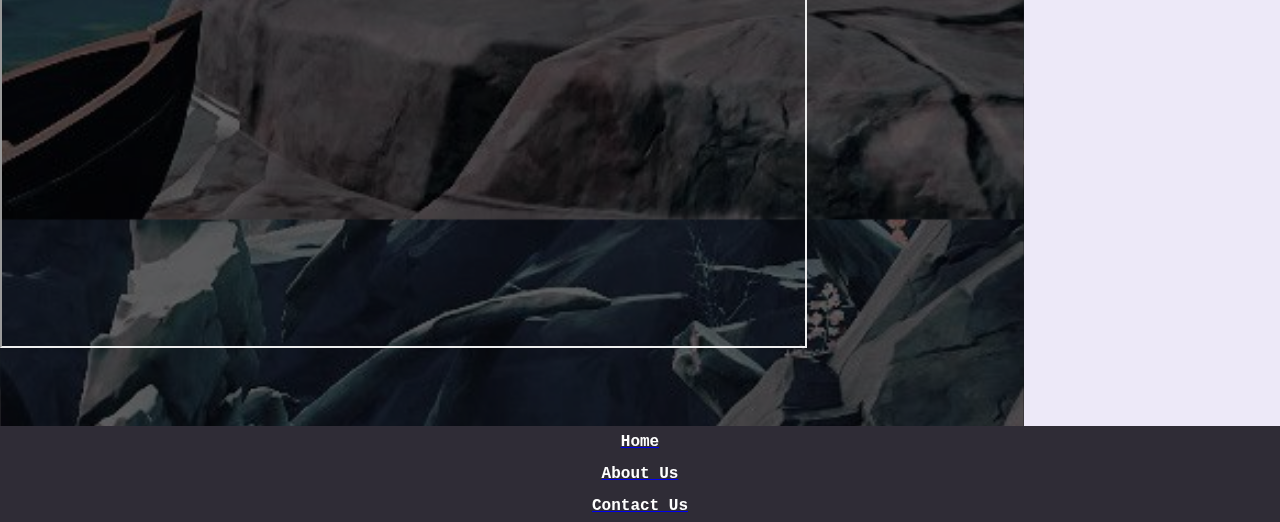
<file: htmlexercise/pgs/htmlexercise.html>
<!DOCTYPE HTML>
<html lang="en">
    <head>
        <title>CC14 HTML exercises activity</title>
        <link rel="stylesheet" href="hExer.css ">
    </head>
    <body>
        <header>
            <img class="logo" src="../mdi/bedoLogo.png" alt="Albedo Logo" width="60" height="70">
            <h1>Albebo</h1>
        </header>
        <nav>
            <a href="#tables">Stories</a>
            <a href="#loc">Map</a>
            <a href="#rev">Fanarts</a>
        </nav>
        <main>
            <div>
                <section>
                    <h2>Welcome to the Amazing Digital Circus</h2>
                    <p>Social media for digital people!</p><br>
                    <video width="600" height="320" controls>
                        <source src="../mdi/testvid.mp4" type="video/mp4"> <br>
                    </video>
                </section>
                <article id="tables">
                    <h3>Success Stories</h3>
                    <table>
                        <tr>
                            <th>Name</th>
                            <th>Business</th>
                            <th>City</th>
                        </tr>
                        <tr>
                            <th>Diluc Ragnvindr</th>
                            <th>Dawn Winery</th>
                            <th>Mondstadt</th>
                        </tr>
                        <tr>
                            <th>Neuvillete</th>
                            <th>Wilkins Distillery</th>
                            <th>Fontaine</th>
                        </tr>
                    </table>
                </article>
                <section>
                    <h2 id="loc">WHERE WE ARE LOCATED</h2>
                    <iframe src="https://www.google.com/maps" frameborder="1" width="100%" height="350"></iframe><br>
                    <audio controls autoplay>
                        <source src="../aud/french.mp3" type="audio/mp3">
                    </audio>
                </section>
                <section>
                    <h2 id="rev">OUR FAN ARTWORKS!</h2>
                    <iframe src="https://genshin-impact.fandom.com/wiki/Category:Promotional_Artwork" frameborder="1" width="100%" height="350"></iframe>
                </section>
            </div>
            <aside>
                <img src="../mdi/bedoLike.jpg" alt="sidebar icon" width="270" height="150"><br>
                <a href="form.html">Register here</a><br><br>
                <h3 style="color: black;">WHY YOU M U S T REGISTER N O W</h3>
                <ul>
                    <li>Pretty men</li>
                    <li>Gae friendly (i know u are)</li>
                    <li>Johann is banned</li>
                    <li>Sir Prim Certified sites</li>
                </ul>
            </aside>
        </main>
        <footer>
            <ul>
                <li><a href="../index.html" target="_blank"><h4>Home</h4></a></li>
                <li><a href="resume.html" target="_blank"><h4>About Us</h4></a></li>
                <li><a href="https://www.uc-bcf.edu.ph/" target="_blank"><h4>Contact Us</h4></a></li>
            </ul>
        </footer>
        <script src="../js/index.js"></script>
    </body> 
</html>
</file>
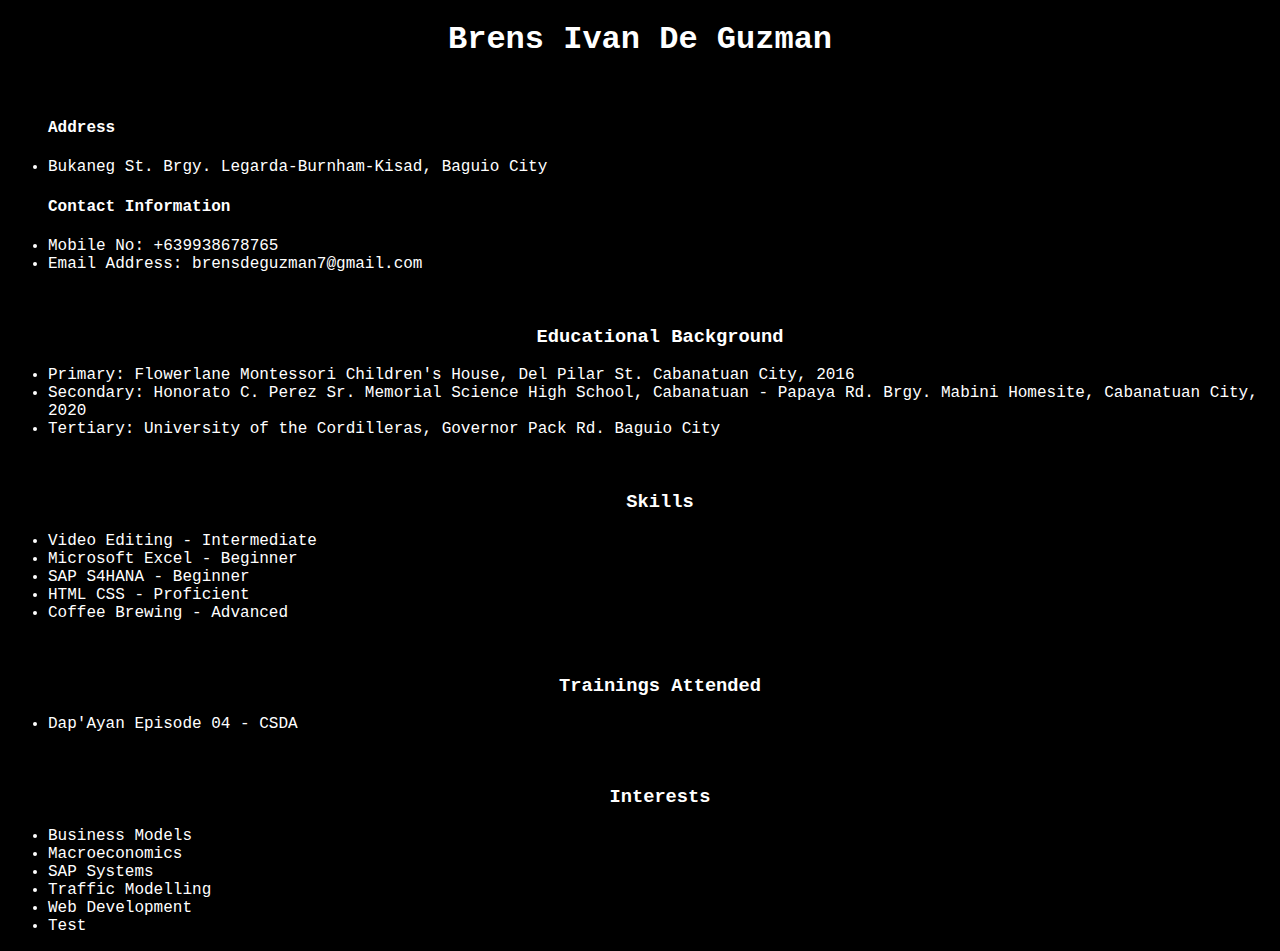
<file: htmlexercise/pgs/resume.html>
<!DOCTYPE HTML>
<html lang="en">
    <head>
        <title>CC14 resume</title>
        <style>
            html{
                background-image: linear-gradient(rgba(0,0,0,0.5), rgba(0,0,0,0.5)),url("https://moewalls.com/wp-content/uploads/2023/10/neon-waterfall-vaporwave-thumb.jpg");
                background-color: black;
                font-family: 'Courier New';
            }
            h1, h2, h3, p{
                color: white;
                text-align: center;
                list-style-position: inside;
            }
            ul, li, a{
                color: white;
            }
        </style>
    </head>
    <body>
        <header><h1>Brens Ivan De Guzman</h1></header>
        <br>
        <ul>
            <h4>Address</h4>
            <li>Bukaneg St. Brgy. Legarda-Burnham-Kisad, Baguio City</li>
            <h4>Contact Information</h4>
            <li>Mobile No: +639938678765</li>
            <li>Email Address: brensdeguzman7@gmail.com</li>
        </ul>
        <br>
        <ul>
            <h3>Educational Background</h3>
            <li>Primary: Flowerlane Montessori Children's House, Del Pilar St. Cabanatuan City, 2016</li>
            <li>Secondary: Honorato C. Perez Sr. Memorial Science High School, Cabanatuan - Papaya Rd. Brgy. Mabini Homesite, Cabanatuan City, 2020</li>
            <li>Tertiary: University of the Cordilleras, Governor Pack Rd. Baguio City</li>
        </ul>
        <br>
        <ul>
            <h3>Skills</h3>
            <li>Video Editing - Intermediate</li>
            <li>Microsoft Excel - Beginner</li>
            <li>SAP S4HANA - Beginner</li>
            <li>HTML CSS - Proficient</li>
            <li>Coffee Brewing - Advanced</li>
        </ul>
        <br>
        <ul>
            <h3>Trainings Attended</h3>
            <li>Dap'Ayan Episode 04 - CSDA</li>
        </ul>
        <br>
        <ul>
            <h3>Interests</h3>
            <li>Business Models</li>
            <li>Macroeconomics</li>
            <li>SAP Systems</li>
            <li>Traffic Modelling</li>
            <li>Web Development</li>
            <li>Test</li>
        </ul>
    </body>
</html>
</file>
<file: productLanding/prodL.css>
/** global element styling **/

@import 'https://fonts.googleapis.com/css?family=Lato:400,700';

* {
  margin: 0;
  padding: 0;
  box-sizing: border-box;
  color: white;
}

body {
  background-color: #252329;
  font-family: 'Lato', sans-serif;
}

#page-wrapper {
  position: relative;
}

li {
  list-style: none;
}

a {
  color: #eee;
  text-decoration: none;
}

/** global classes styling **/

.container {
  max-width: 1000px;
  width: 100%;
  margin: 0 auto;
}

.btn {
  padding: 0 20px;
  height: 40px;
  font-size: 1em;
  font-weight: 900;
  text-transform: uppercase;
  border: 3px black solid;
  border-radius: 2px;
  background: transparent;
  cursor: pointer;
}

.grid {
  display: flex;
}

header {
  position: fixed;
  top: 0;
  min-height: 75px;
  width: 100%;
  padding: 0px 20px;
  display: flex;
  justify-content: space-around;
  align-items: center;
  background-color: #2f2c36;
}

@media (max-width: 600px) {
  header {
    flex-wrap: wrap;
  }
}

.logo {
  display: flex;
  align-items: center;
  width: 60vw;
}

@media (max-width: 650px) {
  .logo {
    margin-top: 15px;
    width: 100%;
    position: relative;
  }
}

.logo > img {
  width: 100%;
  height: 100%;
  max-width: 60px;
  display: flex;
  justify-content: center;
  align-items: center;
  text-align: center;
  margin-left: 20px;
  margin-right: 20px;
}

@media (max-width: 650px) {
  .logo > img {
    margin: 0 auto;
  }
}

nav {
  font-weight: 400;
}

@media (max-width: 650px) {
  nav {
    margin-top: 10px;
    width: 100%;
    display: flex;
    flex-direction: column;
    align-items: center;
    text-align: center;
    padding: 0 50px;
  }
  nav li {
    padding-bottom: 5px;
  }
}

nav > ul {
  width: 35vw;
  display: flex;
  flex-direction: row;
  justify-content: space-around;
}

@media (max-width: 650px) {
  nav > ul {
    flex-direction: column;
  }
}

#hero {
  display: flex;
  flex-direction: column;
  align-items: center;
  justify-content: center;
  text-align: center;
  background-image: linear-gradient(rgba(0,0,0,0.4),rgba(0,0,0,0.4)),url(bg.jpg);
  height: 700px;
  margin-top: 50px;
}

#hero > h2 {
  font-size: 40px;
  color: white;
  margin-bottom: 100px;
  word-wrap: break-word;
}

#hero input[type='email'] {
  max-width: 275px;
  width: 100%;
  padding: 5px;
  color: #000;
}

#hero input[type='submit'] {
  max-width: 150px;
  width: 100%;
  height: 30px;
  margin: 15px 0;
  border: 0;
  background-color: #f1c40f;
}

#hero input[type='submit']:hover {
  background-color: orange;
  transition: background-color 1s;
}

@media (max-width: 650px) {
  #hero {
    margin-top: 120px;
  }
}

#our_coffee {
  margin-top: 30px;
  align-items: center;
  justify-content: center;
}
.feat1, .feat2, .feat3{
  display: flex;
  align-items: center;
}
.icon1{
  background-image: url(icon1.png);
  background-size: cover;
  width: 20%;
  height: 200px;
  margin: 20px;
}
.icon2{
  background-image: url(icon2.png);
  background-size: cover;
  width: 20%;
  height: 200px;
  margin: 20px;
}
.icon3{
  background-image: url(icon3.png);
  background-size: cover;
  width: 20%;
  height: 200px;
  margin: 20px;
}
.desc{
  width: 50%;
  margin-left: 100px;
  line-height: 30px;  
}

#brewing-guide {
  margin-top: 50px;
  display: flex;
  justify-content: center;
}

#brewing-guide > iframe {
  max-width: 560px;
  width: 100%;
}

#pricing {
  margin-top: 60px;
  display: flex;
  flex-direction: row;
  justify-content: center;
}

.product {
  display: flex;
  flex-direction: column;
  align-items: center;
  text-align: center;
  width: calc(100% / 3);
  margin: 10px;
  border: 1px solid #000;
  border-radius: 3px;
}

.product > .level {
  background-color: #19181c;
  color: white;
  padding: 15px 0;
  width: 100%;
  text-transform: uppercase;
  font-weight: 700;
}
#tublay{
  background-image: linear-gradient(rgba(0,0,0,0.3), rgba(0,0,0,0.3)),url(prod1.png);
  background-size: cover;
}
#kibungan{
  background-image: linear-gradient(rgba(0,0,0,0.3), rgba(0,0,0,0.3)),url(prod2.png);
  background-size: cover;
}
#laTrinidad{
  background-image: linear-gradient(rgba(0,0,0,0.3), rgba(0,0,0,0.3)),url(prod3.png);
  background-size: cover;
}

.product > h2 {
  margin-top: 15px;
}

.product > ol {
  margin: 15px 0;
}

.product > ol > li {
  padding: 5px 0;
}

.product > button {
  border: 0;
  margin: 15px 0;
  background-color: #f1c40f;
  font-weight: 400;
}

.product > button:hover {
  background-color: orange;
  transition: background-color 1s;
}

@media (max-width: 800px) {
  #pricing {
    flex-direction: column;
  }
  .product {
    max-width: 300px;
    width: 100%;
    margin: 0 auto;
    margin-bottom: 10px;
  }
}

footer {
  margin-top: 30px;
  background-color: #2f2c36;
  padding: 20px;
}

footer > ul {
  display: flex;
  justify-content: flex-end;
}

footer > ul > li {
  padding: 0 10px;
}

footer > span {
  margin-top: 5px;
  display: flex;
  justify-content: flex-end;
  font-size: 0.9em;
  color: #444;
}
</file>
<file: technicaldocumentation/techdoc.css>
html,
body {
    min-width: 290px;
    color: #4d4e53;
    background-color: #ffffff;
    font-family: 'Open Sans', Arial, sans-serif;
    line-height: 1.5;
    scroll-behavior: smooth;
}

#navbar {
    position: fixed;
    min-width: 290px;
    top: 0px;
    left: 0px;
    width: 300px;
    height: 100%;
    border-right: solid;
    border-color: rgba(0, 22, 22, 0.4);
}

header {
    color: black;
    margin: 10px;
    text-align: center;
    font-size: 1.8em;
    font-weight: thin;
}

#main-doc header {
    text-align: left;
    margin: 0px;
}

#navbar ul {
    height: 88%;
    padding: 0;
    overflow-y: auto;
    overflow-x: hidden;
}

#navbar li {
    color: #4d4e53;
    border-top: 1px solid;
    list-style: none;
    position: relative;
    width: 100%;
}

#navbar a {
    display: block;
    padding: 10px 30px;
    color: #4d4e53;
    text-decoration: none;
    cursor: pointer;
}

#main-doc {
    position: absolute;
    margin-left: 310px;
    padding: 20px;
    margin-bottom: 110px;
}

section article {
    color: #4d4e53;
    margin: 15px;
    font-size: 0.96em;
}

section li {
    margin: 15px 0px 0px 20px;
}

code {
    display: block;
    text-align: left;
    white-space: pre-line;
    position: relative;
    word-break: normal;
    word-wrap: normal;
    line-height: 2;
    background-color: #f7f7f7;
    padding: 15px;
    margin: 10px;
    border-radius: 5px;
}
#wslTable th, td{
    border: 1px solid;
}

@media only screen and (max-width: 815px) {

    /* For mobile phones: */
    #navbar ul {
        border: 1px solid;
        height: 207px;
    }

    #navbar {
        background-color: white;
        position: absolute;
        top: 0;
        padding: 0;
        margin: 0;
        width: 100%;
        max-height: 275px;
        border: none;
        z-index: 1;
        border-bottom: 2px solid;
    }

    #main-doc {
        position: relative;
        margin-left: 0px;
        margin-top: 270px;
    }
}

@media only screen and (max-width: 400px) {
    #main-doc {
        margin-left: -10px;
    }

    code {
        margin-left: -20px;
        width: 100%;
        padding: 15px;
        padding-left: 10px;
        padding-right: 45px;
        min-width: 233px;
    }
}
</file>
<file: htmlexercise/pgs/hExer.css>
*{
    margin: 0;
    padding: 0;
    box-sizing: border-box;
    scroll-behavior: smooth;
}
html{
    background-image: linear-gradient(rgba(0,0,0,0.6), rgba(0,0,0,0.6)),url("../mdi/bedoBG.jpg");
    background-color: black;
    background-size: 80%;
    font-family: 'Courier New', monospace; 
}
main{
    display: flex;
}
main div{
    width: 80%;
}
h3, h4, p, label, th, td{
    color: white;
    text-align: center;
}
h1, h2{
    color: white;
    text-align: center;
    line-height: 3;
}
    header {
    display: flex;
    background-color: #2f2c36;
    align-items: center;
}
.logo{
    margin-left: 20px;
    margin-right: 20px;
}
nav{
    height: 30px;
    display: flex;
    background-color: #252329;
    justify-content: center;
    align-items: center;
}
nav a:link, a:visited{
    margin: 0 15px;
    color: white;
    text-decoration: none;
}
nav a:hover, a:active{
    background-color: #3b383f;
    text-decoration: none;
}
footer{
    width: 100%;
    background-color: #2f2c36;
    text-align: center;
}
section{
    width: 80%;
    height: 500px;
}
article{
    display: flex;
    flex-direction: column;
    justify-content: space-around;
    width: 80%;
    height: 400px;
    align-items: center;
}
aside {
    width: 20%;
    background-color: #ede9f8;
    padding-left: 15px;
    margin-left: 15px;
}
table, th, td {
    background-color: #2f2c36;
    border: 1px solid white;
}
ul{
    line-height: 2;
}
</file>
<file: tributePage/tribP.css>
html {
    font-size: 10px;
  }
  
  body {
    /* Native font stack https://getbootstrap.com/docs/4.2/content/reboot/#native-font-stack */
    font-family: -apple-system, BlinkMacSystemFont, 'Segoe UI', 'Roboto',
      'Helvetica Neue', Arial, sans-serif;
    font-size: 1.6rem;
    line-height: 1.5;
    text-align: center;
    color: #333;
    margin: 0;
  }
  
  h1 {
    font-size: 4rem;
    margin-bottom: 0;
  }
  
  @media (max-width: 460px) {
    h1 {
      font-size: 3.5rem;
      line-height: 1.2;
    }
  }
  
  h2 {
    font-size: 3.25rem;
  }
  
  a {
    color: #477ca7;
  }
  
  a:visited {
    color: #74638f;
  }
  
  #main {
    margin: 30px 8px;
    padding: 15px;
    border-radius: 5px;
    background: #eee;
  }
  
  @media (max-width: 460px) {
    #main {
      margin: 0;
    }
  }
  
  img {
    max-width: 100%;
    display: block;
    height: auto;
    margin: 0 auto;
  }
  .top{
    display: flex;
    flex-direction: row;
  }
  .top-left{
    display: flex;
    flex-direction: column;
    width: 50%;
  }
  .description{
    height: 70%;
  }
  .description p{
    padding: 50px;
    font-size: large;
  }
  .us{
    display: flex;
    height: 100px;
    width: 100%;
  }
  .us-desc{
    justify-content: center;
    padding-left: 30px;
  }
  #us-img{
    background: white;
    margin: 0;
    width: 30%;
  }
  #img-div {
    background: white;
    padding: 10px;
    margin: 0;
    width: 50%;
  }
  #image {
    max-width: 100%;
  }
  #img-caption {
    margin: 15px 0 5px 0;
  }
  @media (max-width: 460px) {
    #img-caption {
      font-size: 1.4rem;
    }
  }
  
  #headline {
    margin: 50px 0;
    text-align: center;
  }
  .tributeInfo{
    
  }
  ul {
    max-width: 750px;
    margin: 0 auto 50px auto;
    text-align: center;
    line-height: 1.6;
    list-style-position: inside;
  }
  .cos1 , .cos3 , .cos5, .cos7{
    display: flex;
    flex-direction: row;
    
  }
  .cos2, .cos4, .cos6{
    display: flex;
    flex-direction: row-reverse;
  }
  .cosImg1 , .cosImg2 , .cosImg3 , .cosImg4 , .cosImg5 , .cosImg6, .cosImg7{
    width: 40%;
  }
  .cosLi1 , .cosLi2 , .cosLi3 , .cosLi4 , .cosLi5 , .cosLi6, .cosLi7{
    padding: 30px;
    width: 60%;  
  }
  li {
    margin: 16px 0;
    
    align-content: center;
  }
  
  blockquote {
    font-style: italic;
    max-width: 545px;
    margin: 0 auto 50px auto;
    text-align: left;
  }
</file>
